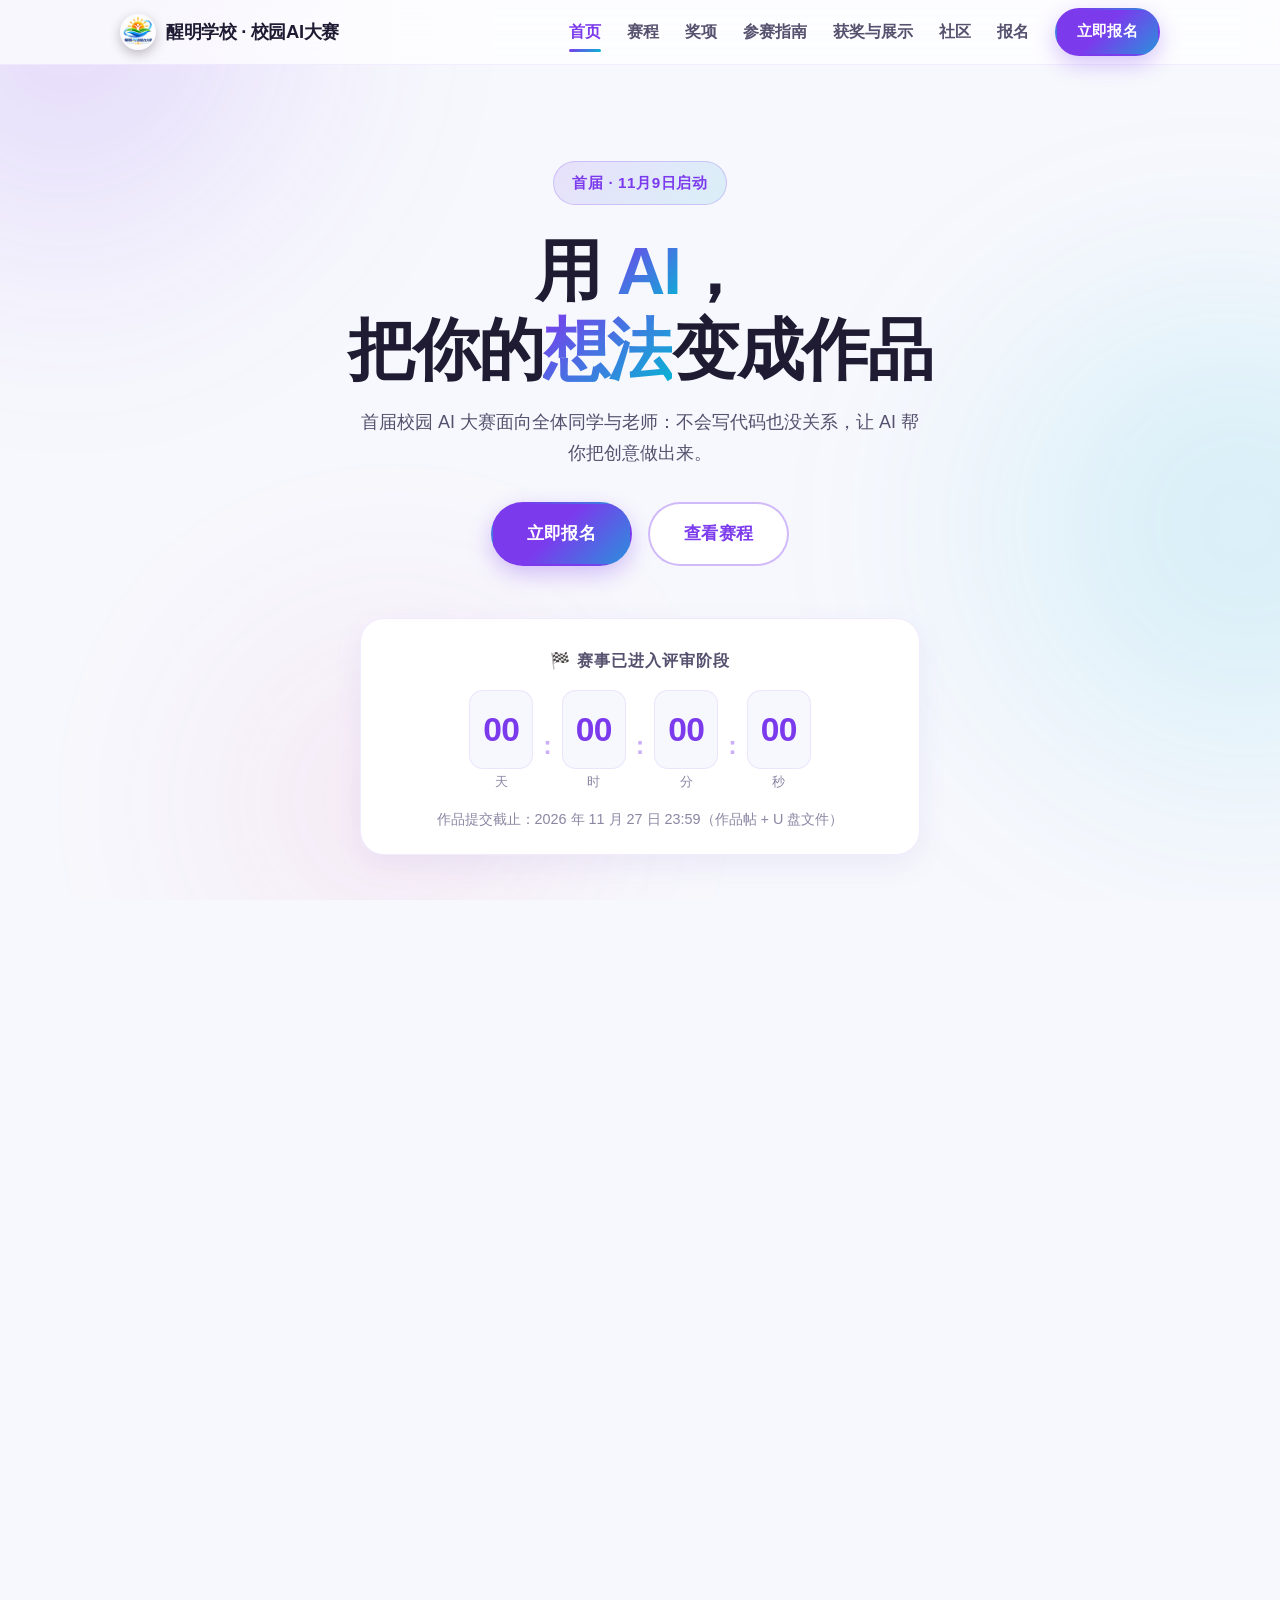
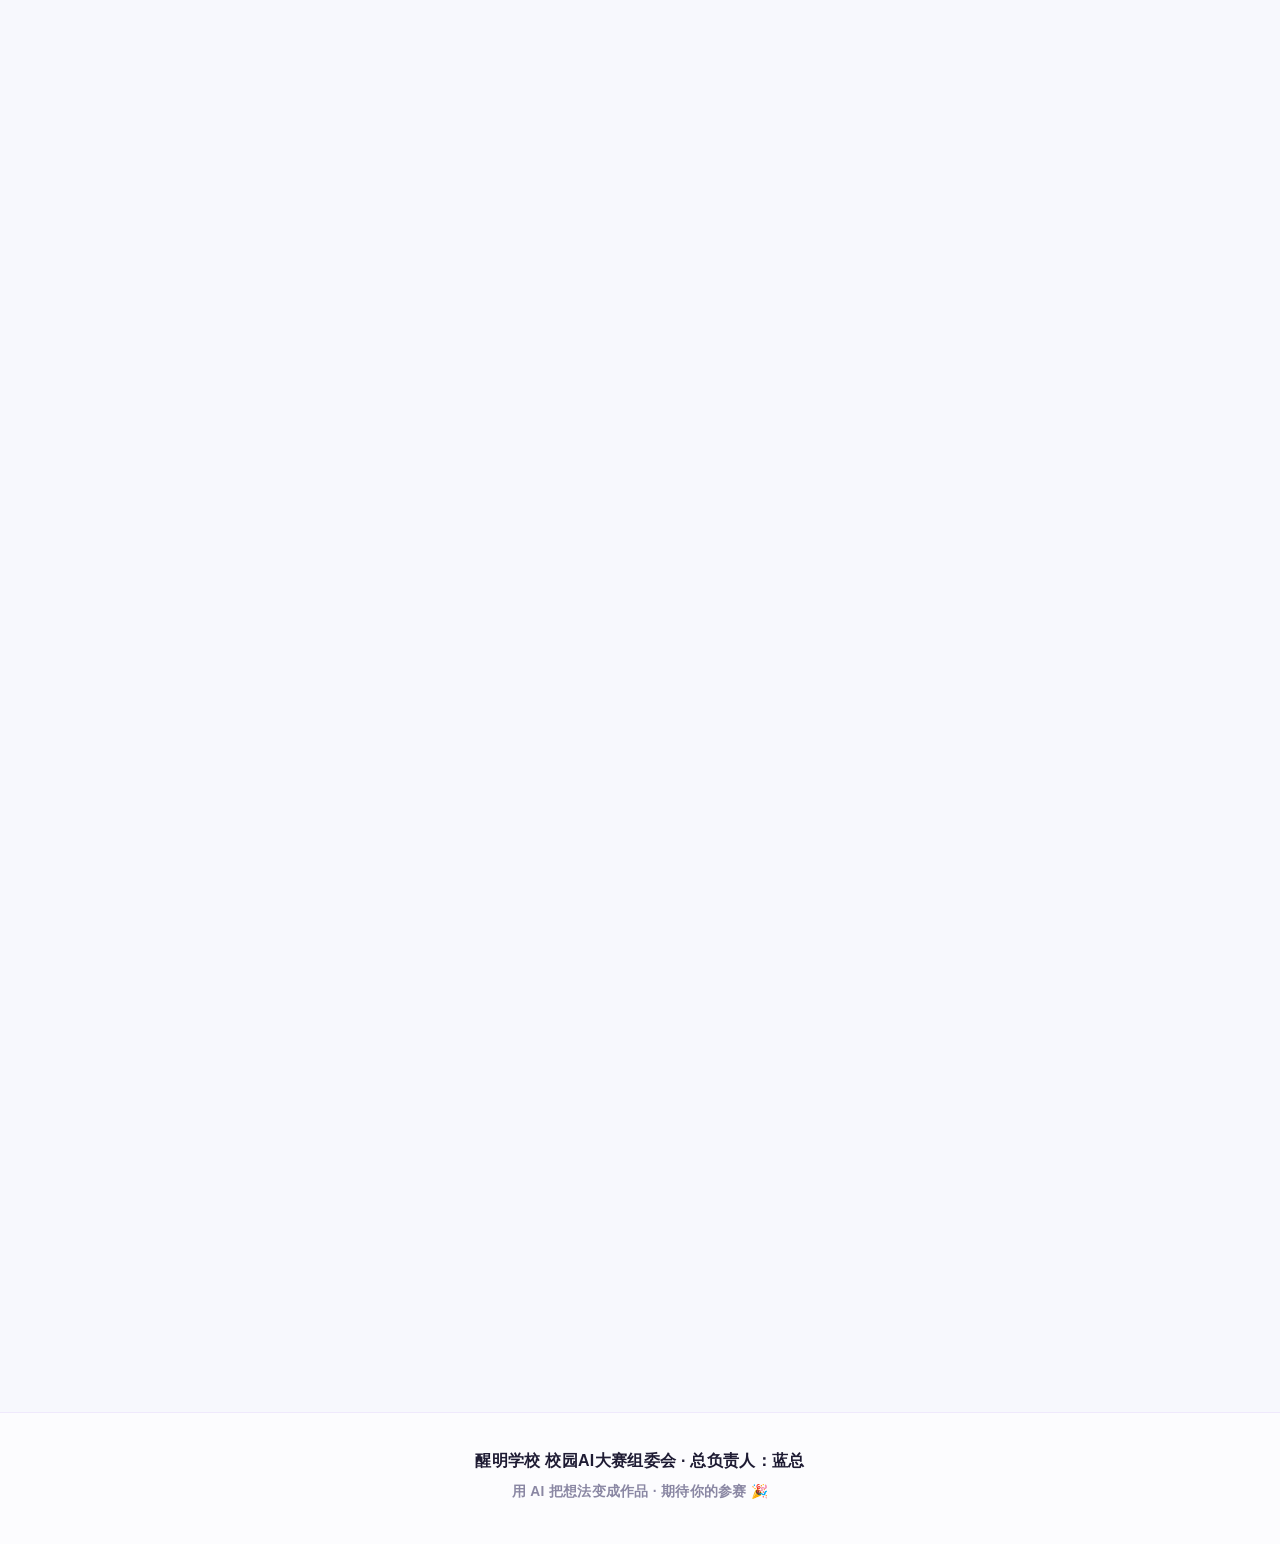
<file: index.html>
<!DOCTYPE html>
<html lang="zh-CN">
<head>
  <meta charset="UTF-8">
<meta http-equiv="Content-Security-Policy" content="default-src 'self'; script-src 'self' 'unsafe-inline'; style-src 'self' 'unsafe-inline'; img-src 'self' data:; connect-src 'self'; font-src 'self'; object-src 'none'; base-uri 'none'; form-action 'none'; upgrade-insecure-requests">
<meta name="referrer" content="strict-origin-when-cross-origin">
  <meta name="viewport" content="width=device-width, initial-scale=1.0">
  <meta name="description" content="校园AI大赛——面向初中生与老师的首届校园 AI 创作比赛，用 AI 把想法变成作品。">
  <title>校园AI大赛 · 首届 | 用 AI 把想法变成作品</title>
  <link rel="icon" type="image/png" href="favicon.png?v=2">
  <link rel="stylesheet" href="style.css?v=2">
</head>
<body>

  <!-- 背景装饰渐变 blob（纯 CSS，无外部资源） -->
  <div class="bg-blobs" aria-hidden="true">
    <span class="blob blob-1"></span>
    <span class="blob blob-2"></span>
    <span class="blob blob-3"></span>
  </div>

  <!-- ========== 毛玻璃 sticky 导航（全站共享） ========== -->
  <header class="navbar" id="navbar">
    <div class="container nav-inner">
      <a class="logo" href="index.html" aria-label="校园AI大赛 首页">
        <img class="logo-badge" src="logo-badge.png?v=2" alt="醒明AI创造力大赛标志" width="36" height="36">
        <span class="logo-text">醒明学校 · 校园AI大赛</span>
      </a>

      <nav class="nav-links" id="navLinks" aria-label="页面导航">
        <a href="index.html" class="active" aria-current="page">首页</a>
        <a href="schedule.html">赛程</a>
        <a href="awards.html">奖项</a>
        <a href="guide.html">参赛指南</a>
        <a href="results.html">获奖与展示</a>
        <a href="https://campus-ai-community.pages.dev/" target="_blank" rel="noopener">社区</a>
        <a href="register.html">报名</a>
        <a class="btn btn-gradient btn-nav" href="https://campus-ai-community.pages.dev/#/signup" target="_blank" rel="noopener">立即报名</a>
      </nav>

      <button class="nav-toggle" id="navToggle" aria-label="展开菜单" aria-expanded="false" aria-controls="navLinks">
        <span></span><span></span><span></span>
      </button>
    </div>
  </header>

  <main id="top">

    <!-- ========== Hero ========== -->
    <section class="hero" id="hero">
      <div class="container hero-inner">
        <p class="hero-tag reveal">首届 · 11月9日启动</p>
        <h1 class="hero-title reveal">
          用 <span class="grad-text">AI</span>，<br>
          把你的<span class="grad-text">想法</span>变成作品
        </h1>
        <p class="hero-sub reveal">首届校园 AI 大赛面向全体同学与老师：不会写代码也没关系，让 AI 帮你把创意做出来。</p>

        <div class="hero-actions reveal">
          <a class="btn btn-gradient btn-lg" href="https://campus-ai-community.pages.dev/#/signup" target="_blank" rel="noopener">立即报名</a>
          <a class="btn btn-outline btn-lg" href="schedule.html">查看赛程</a>
        </div>

        <!-- 倒计时卡片：距报名截止 -->
        <div class="countdown-card reveal" role="timer" aria-label="距报名截止倒计时">
          <p class="countdown-label">⏳ 距报名截止还有</p>
          <div class="countdown" id="countdown">
            <div class="cd-unit"><span class="cd-num" id="cdDays">--</span><span class="cd-name">天</span></div>
            <span class="cd-sep" aria-hidden="true">:</span>
            <div class="cd-unit"><span class="cd-num" id="cdHours">--</span><span class="cd-name">时</span></div>
            <span class="cd-sep" aria-hidden="true">:</span>
            <div class="cd-unit"><span class="cd-num" id="cdMins">--</span><span class="cd-name">分</span></div>
            <span class="cd-sep" aria-hidden="true">:</span>
            <div class="cd-unit"><span class="cd-num" id="cdSecs">--</span><span class="cd-name">秒</span></div>
          </div>
          <p class="countdown-deadline">报名截止：2026 年 11 月 13 日 23:59</p>
        </div>
      </div>
    </section>

    <!-- ========== 大赛初衷 ========== -->
    <section class="section" id="purpose">
      <div class="container">
        <div class="section-head reveal">
          <span class="section-badge">PURPOSE</span>
          <h2 class="section-title">我们为什么办这场大赛</h2>
          <p class="section-sub">三件小事，是我们发起校园AI大赛的初衷。</p>
        </div>

        <div class="grid-3">
          <article class="card purpose-card reveal">
            <div class="card-emoji" aria-hidden="true">🚀</div>
            <h3>学以致用</h3>
            <p>课堂上学到的知识，不该只留在课本里。用 AI 动手做一件真实可用的作品，把知识"用"一次。</p>
          </article>
          <article class="card purpose-card reveal">
            <div class="card-emoji" aria-hidden="true">🏫</div>
            <h3>服务校园</h3>
            <p>校园生活里那些可以更方便的小事——值日安排、失物招领、班级园地——都值得被一个创意作品解决。</p>
          </article>
          <article class="card purpose-card reveal">
            <div class="card-emoji" aria-hidden="true">🌟</div>
            <h3>展示舞台</h3>
            <p>给每一位有想法的同学一个正式的舞台：作品被看见、被点评、被使用，让创造力被整个校园认可。</p>
          </article>
        </div>
      </div>
    </section>

    <!-- ========== 赛道简介 ========== -->
    <section class="section" id="tracks">
      <div class="container">
        <div class="section-head reveal">
          <span class="section-badge">TRACKS</span>
          <h2 class="section-title">两条赛道，任选其一</h2>
          <p class="section-sub">报名时选择一条赛道深耕，作品方向不限，鼓励大胆想象。</p>
        </div>

        <div class="grid-2">
          <!-- 创意赛道：紫渐变描边 -->
          <article class="card track-card track-creative reveal">
            <div class="track-icon" aria-hidden="true">🎨</div>
            <h3>创意赛道</h3>
            <p class="track-desc">比想法、比表达。用 AI 做出让人眼前一亮的作品，形式不拘。</p>
            <ul class="track-list">
              <li>AI 生成绘本 / 漫画 / 短篇故事</li>
              <li>AI 音乐、配音或短视频</li>
              <li>互动网页小游戏 / 电子贺卡</li>
              <li>海报设计与数字艺术作品</li>
            </ul>
            <a class="track-link" href="awards.html">查看详情</a>
          </article>

          <!-- 实践赛道：青渐变描边 -->
          <article class="card track-card track-practice reveal">
            <div class="track-icon" aria-hidden="true">🛠️</div>
            <h3>实践赛道</h3>
            <p class="track-desc">比实用、比完成度。做一个能解决校园真实问题的小工具。</p>
            <ul class="track-list">
              <li>班级值日 / 课表 / 倒计时小助手</li>
              <li>失物招领、图书漂流登记页</li>
              <li>校园活动投票与报名小工具</li>
              <li>学科学习打卡与复习助手</li>
            </ul>
            <a class="track-link" href="awards.html">查看详情</a>
          </article>
        </div>

        <p class="tracks-note reveal">👥 每队 <strong>1-3 人</strong>，可跨班组队</p>
      </div>
    </section>

    <!-- ========== 底部 CTA 条 ========== -->
    <section class="section cta-section">
      <div class="container">
        <div class="cta-banner reveal">
          <h2>准备好上场了吗？</h2>
          <p>组好你的 1-3 人小队，报名截止 <strong>11 月 13 日 23:59</strong>。</p>
          <a class="btn btn-white btn-lg" href="register.html">立即报名</a>
        </div>
      </div>
    </section>

  </main>

  <!-- ========== 页脚（全站共享） ========== -->
  <footer class="footer">
    <div class="container">
      <p>醒明学校 校园AI大赛组委会 · 总负责人：蓝总</p>
      <p class="footer-small">用 AI 把想法变成作品 · 期待你的参赛 🎉</p>
    </div>
  </footer>

  <script src="main.js?v=2"></script>
</body>
</html>
</file>
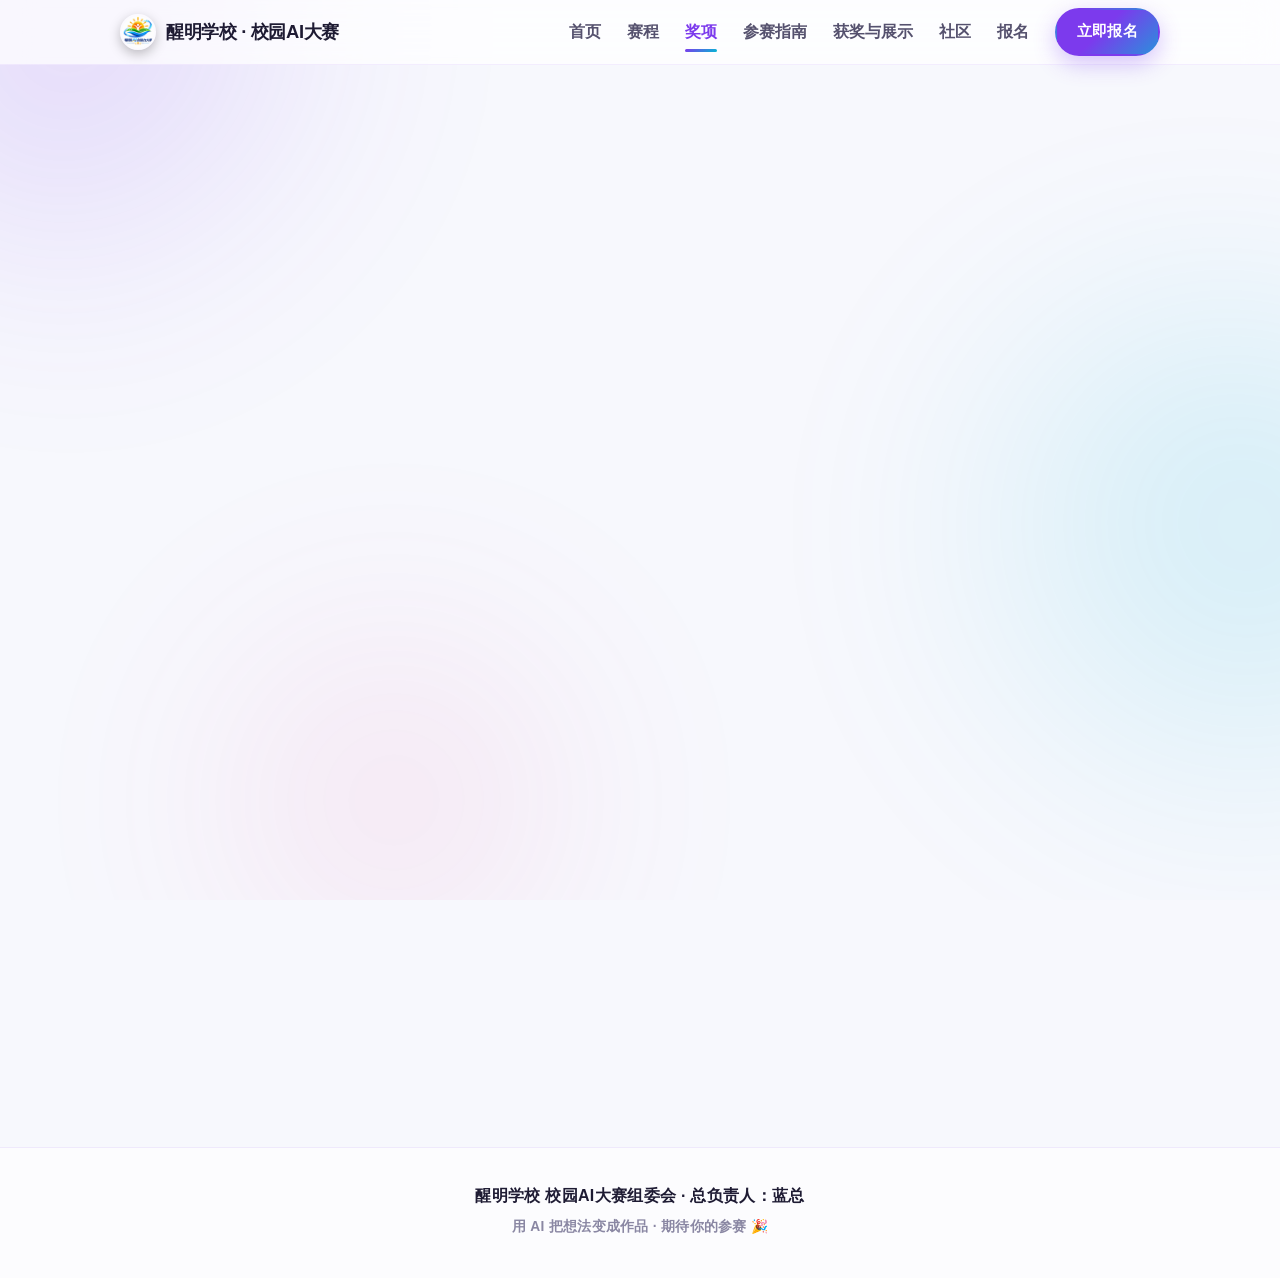
<file: awards.html>
<!DOCTYPE html>
<html lang="zh-CN">
<head>
  <meta charset="UTF-8">
<meta http-equiv="Content-Security-Policy" content="default-src 'self'; script-src 'self' 'unsafe-inline'; style-src 'self' 'unsafe-inline'; img-src 'self' data:; connect-src 'self'; font-src 'self'; object-src 'none'; base-uri 'none'; form-action 'none'; upgrade-insecure-requests">
<meta name="referrer" content="strict-origin-when-cross-origin">
  <meta name="viewport" content="width=device-width, initial-scale=1.0">
  <meta name="description" content="校园AI大赛奖项设置：两条赛道分设一二三等奖，另设最佳创意奖、最佳 AI 实践奖与最佳人气奖。">
  <title>奖项设置 | 校园AI大赛 · 首届</title>
  <link rel="icon" type="image/png" href="favicon.png?v=2">
  <link rel="stylesheet" href="style.css?v=2">
</head>
<body>

  <!-- 背景装饰渐变 blob（纯 CSS，无外部资源） -->
  <div class="bg-blobs" aria-hidden="true">
    <span class="blob blob-1"></span>
    <span class="blob blob-2"></span>
    <span class="blob blob-3"></span>
  </div>

  <!-- ========== 毛玻璃 sticky 导航（全站共享） ========== -->
  <header class="navbar" id="navbar">
    <div class="container nav-inner">
      <a class="logo" href="index.html" aria-label="校园AI大赛 首页">
        <img class="logo-badge" src="logo-badge.png?v=2" alt="醒明AI创造力大赛标志" width="36" height="36">
        <span class="logo-text">醒明学校 · 校园AI大赛</span>
      </a>

      <nav class="nav-links" id="navLinks" aria-label="页面导航">
        <a href="index.html">首页</a>
        <a href="schedule.html">赛程</a>
        <a href="awards.html" class="active" aria-current="page">奖项</a>
        <a href="guide.html">参赛指南</a>
        <a href="results.html">获奖与展示</a>
        <a href="https://campus-ai-community.pages.dev/" target="_blank" rel="noopener">社区</a>
        <a href="register.html">报名</a>
        <a class="btn btn-gradient btn-nav" href="https://campus-ai-community.pages.dev/#/signup" target="_blank" rel="noopener">立即报名</a>
      </nav>

      <button class="nav-toggle" id="navToggle" aria-label="展开菜单" aria-expanded="false" aria-controls="navLinks">
        <span></span><span></span><span></span>
      </button>
    </div>
  </header>

  <main id="top">

    <!-- ========== 奖项 ========== -->
    <section class="section">
      <div class="container">
        <div class="section-head reveal">
          <span class="section-badge">AWARDS</span>
          <h2 class="section-title">奖项设置</h2>
          <p class="section-sub">两条赛道分开设奖，每条赛道都有属于你的机会。</p>
        </div>

        <p class="awards-track-note reveal">🏆 以下奖项按赛道分别评选（<strong>创意赛道 / 实践赛道</strong> 各自独立）</p>

        <div class="grid-3">
          <article class="card award-card award-gold reveal">
            <div class="award-medal" aria-hidden="true">🥇</div>
            <h3>一等奖</h3>
            <p class="award-count">每赛道 1 队</p>
            <p class="award-desc">证书 + 奖品 · 按总分排名产生</p>
          </article>
          <article class="card award-card award-silver reveal">
            <div class="award-medal" aria-hidden="true">🥈</div>
            <h3>二等奖</h3>
            <p class="award-count">每赛道 1 队</p>
            <p class="award-desc">证书 + 奖品 · 按总分排名产生</p>
          </article>
          <article class="card award-card award-bronze reveal">
            <div class="award-medal" aria-hidden="true">🥉</div>
            <h3>三等奖</h3>
            <p class="award-count">每赛道 1 队</p>
            <p class="award-desc">证书 + 奖品 · 按总分排名产生</p>
          </article>
        </div>
        <p class="awards-track-note reveal">总分 = AI 评分 × 80% + 学生评委平均分 × 20%，评分细则见<a href="guide.html">参赛指南</a>；同分时以"作品完成度"维度高者优先。</p>

        <div class="grid-2 special-awards">
          <article class="card special-card reveal">
            <span class="special-emoji" aria-hidden="true">💡</span>
            <div>
              <h3>最佳创意奖</h3>
              <p>共 1 队 · 由两条赛道中<strong>"创意与主题契合"维度得分最高</strong>的作品获得，评分公开可查。</p>
            </div>
          </article>
          <article class="card special-card reveal">
            <span class="special-emoji" aria-hidden="true">🤖</span>
            <div>
              <h3>最佳 AI 实践奖</h3>
              <p><strong>设多位</strong> · 奖给最具备被学校采纳价值的作品——能真正落地使用的系统。由学校评估认定，获奖数量视作品质量而定；获奖团队保留署名，并优先获得落地试点支持。</p>
            </div>
          </article>
          <article class="card special-card reveal">
            <span class="special-emoji" aria-hidden="true">🔥</span>
            <div>
              <h3>最佳人气奖</h3>
              <p>共 1 队 · 以 <strong>12 月 2 日 23:59</strong> <a href="https://campus-ai-community.pages.dev/#/rank" target="_blank" rel="noopener">官方社区人气榜</a>排名为准（点赞 + 有效评论，按发帖时长衰减），评分细则见<a href="guide.html">参赛指南</a>，公布日现场揭晓。</p>
            </div>
          </article>
        </div>

        <div class="perk-bar reveal">
          <span class="perk-item">📜 全员完赛可获<strong>电子参与证书</strong></span>
          <span class="perk-divider" aria-hidden="true"></span>
          <span class="perk-item">🌱 实践赛道优胜作品经学校评估后有机会<strong>落地试点</strong>，保留"原设计团队"署名</span>
        </div>
      </div>
    </section>

  </main>

  <!-- ========== 页脚（全站共享） ========== -->
  <footer class="footer">
    <div class="container">
      <p>醒明学校 校园AI大赛组委会 · 总负责人：蓝总</p>
      <p class="footer-small">用 AI 把想法变成作品 · 期待你的参赛 🎉</p>
    </div>
  </footer>

  <script src="main.js?v=2"></script>
</body>
</html>
</file>
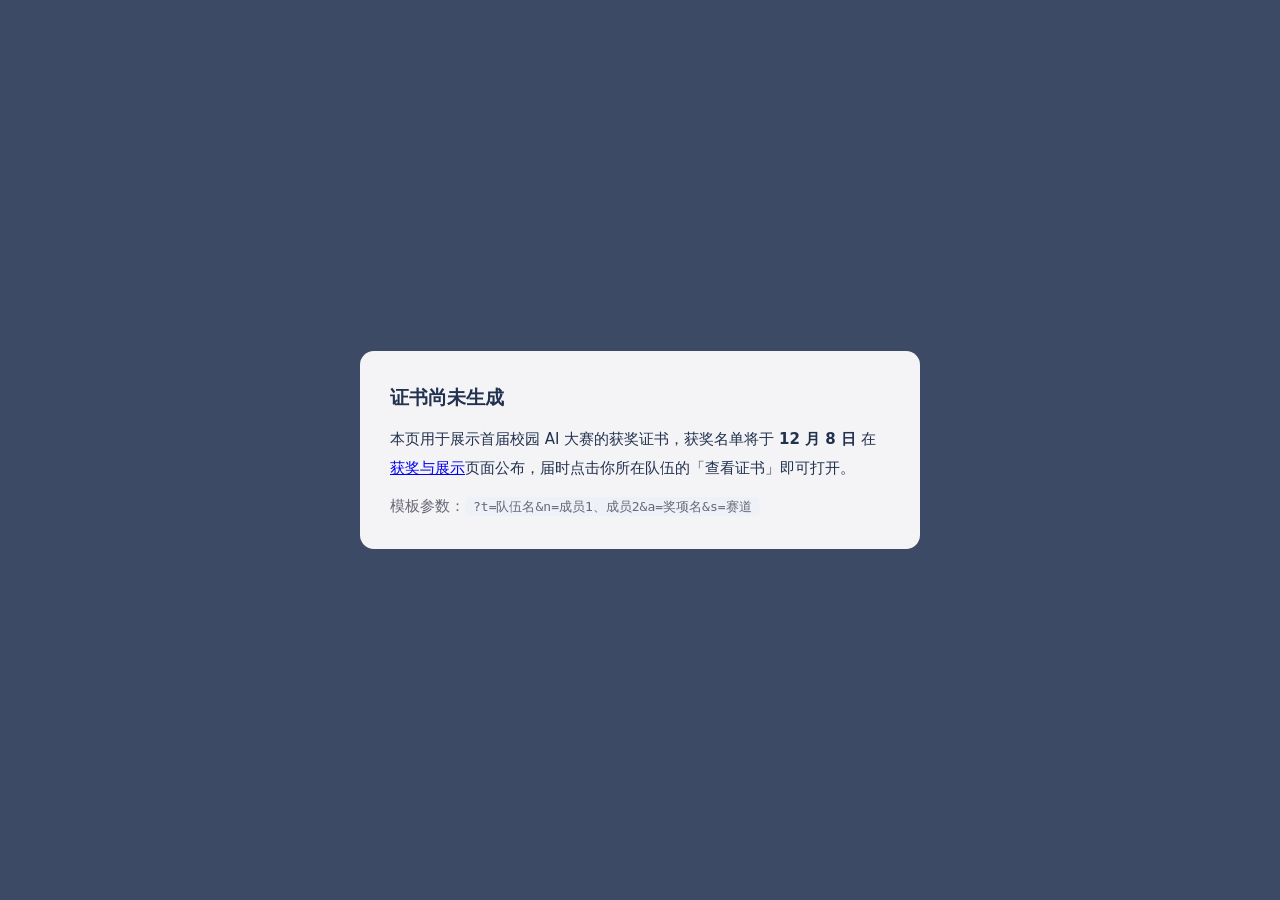
<file: certificate.html>
<!DOCTYPE html>
<html lang="zh-CN">
<head>
<meta charset="UTF-8">
<meta http-equiv="Content-Security-Policy" content="default-src 'self'; script-src 'self' 'unsafe-inline'; style-src 'self' 'unsafe-inline'; img-src 'self' data:; connect-src 'self'; font-src 'self'; object-src 'none'; base-uri 'none'; form-action 'none'; upgrade-insecure-requests">
<meta name="referrer" content="strict-origin-when-cross-origin">
<meta name="viewport" content="width=device-width, initial-scale=1.0">
<meta name="robots" content="noindex">
<title>获奖证书 · 首届校园 AI 大赛</title>
<style>
  :root{
    --ink:#1a2a52; --gold:#c9a45c; --gold-deep:#a8823a; --bg:#f4f1ea;
  }
  *{margin:0;padding:0;box-sizing:border-box}
  body{
    font-family:"Noto Serif SC","Songti SC","SimSun",serif;
    background:#3d4a66; min-height:100vh; display:flex; flex-direction:column;
    align-items:center; justify-content:center; padding:24px; gap:18px;
  }
  .cert{
    position:relative; width:min(880px,96vw); aspect-ratio:1.414/1;
    background:linear-gradient(160deg,#fdfcf8 0%,#f7f2e6 100%);
    border:3px solid var(--gold); outline:1px solid var(--gold-deep); outline-offset:-10px;
    box-shadow:0 24px 60px rgba(0,0,0,.35);
    display:flex; flex-direction:column; align-items:center; justify-content:center;
    padding:5% 7%; text-align:center; color:var(--ink);
  }
  .cert::before{
    content:""; position:absolute; inset:14px; border:1px solid rgba(201,164,92,.55); pointer-events:none;
  }
  .corner{position:absolute;width:56px;height:56px;border:2px solid var(--gold);}
  .corner.tl{top:20px;left:20px;border-right:none;border-bottom:none}
  .corner.tr{top:20px;right:20px;border-left:none;border-bottom:none}
  .corner.bl{bottom:20px;left:20px;border-right:none;border-top:none}
  .corner.br{bottom:20px;right:20px;border-left:none;border-top:none}
  .school{font-size:clamp(14px,2vw,20px); letter-spacing:.6em; text-indent:.6em; color:#6b6350}
  .title{font-size:clamp(26px,4.6vw,44px); letter-spacing:.28em; text-indent:.28em; margin:2.5% 0 1%; font-weight:700}
  .subtitle{font-size:clamp(11px,1.4vw,15px); color:#8a8471; letter-spacing:.2em}
  .award{
    margin:4% 0 2%; font-size:clamp(22px,3.6vw,36px); font-weight:700; color:var(--gold-deep);
    letter-spacing:.12em;
  }
  .award .medal{font-size:1.05em}
  .team{font-size:clamp(16px,2.2vw,22px); margin:1.5% 0; letter-spacing:.1em}
  .team b{font-size:1.25em; border-bottom:1px solid rgba(26,42,82,.35); padding:0 .35em .1em}
  .members{font-size:clamp(12px,1.6vw,16px); color:#43507a; margin-top:.6%}
  .track{font-size:clamp(11px,1.4vw,14px); color:#8a8471; margin-top:1%}
  .desc{font-size:clamp(11px,1.5vw,14px); color:#6b6350; line-height:2; margin-top:3%; max-width:80%}
  .foot{
    width:76%; display:flex; justify-content:space-between; align-items:flex-end;
    margin-top:4.5%; font-size:clamp(11px,1.4vw,14px); color:#43507a;
  }
  .seal{
    width:clamp(64px,9vw,92px); aspect-ratio:1; border:2.5px solid #b8452e; border-radius:50%;
    display:flex; flex-direction:column; align-items:center; justify-content:center;
    color:#b8452e; font-size:clamp(9px,1.1vw,12px); letter-spacing:.15em; line-height:1.5;
    transform:rotate(-8deg); opacity:.85; font-family:sans-serif;
  }
  .seal b{font-size:1.5em; letter-spacing:0}
  .no-wrap{white-space:nowrap}
  .bar{
    display:flex; gap:10px; flex-wrap:wrap; justify-content:center;
  }
  .bar button,.bar a{
    font-family:system-ui,sans-serif; font-size:14px; padding:10px 22px; border-radius:999px;
    border:1px solid rgba(255,255,255,.35); background:rgba(255,255,255,.12); color:#fff;
    cursor:pointer; text-decoration:none; backdrop-filter:blur(6px);
  }
  .bar button:hover,.bar a:hover{background:rgba(255,255,255,.24)}
  .missing{
    width:min(560px,92vw); background:rgba(255,255,255,.94); border-radius:14px;
    padding:28px 30px; font-family:system-ui,sans-serif; color:#22314f; font-size:15px; line-height:1.9;
  }
  .missing h1{font-size:19px; margin-bottom:10px}
  .missing code{background:#eef1f7; padding:2px 8px; border-radius:6px; font-size:13px}
  @media print{
    body{background:#fff; padding:0}
    .bar,.missing{display:none}
    .cert{width:100%; aspect-ratio:auto; min-height:96vh; box-shadow:none; page-break-after:avoid}
  }
  @page{size:A4 landscape; margin:0}
</style>
</head>
<body>
  <div id="app"></div>
  <div class="bar" id="bar">
    <button onclick="window.print()">打印 / 保存 PDF</button>
    <a href="results.html">返回获奖公示</a>
  </div>

<script>
(function(){
  const q = new URLSearchParams(location.search);
  const t   = q.get('t');   // 队伍名
  const n   = q.get('n');   // 成员名单（顿号分隔）
  const a   = q.get('a');   // 奖项名
  const s   = q.get('s');   // 赛道
  const d   = q.get('d') || '2026 年 12 月 8 日';
  const app = document.getElementById('app');

  function esc(x){ const d=document.createElement('div'); d.textContent=x==null?'':String(x); return d.innerHTML; }

  if(!t || !a){
    document.getElementById('bar').style.display='none';
    app.outerHTML = '<div class="missing"><h1>证书尚未生成</h1>'
      + '<p>本页用于展示首届校园 AI 大赛的获奖证书，获奖名单将于 <b>12 月 8 日</b> 在'
      + '<a href="results.html">获奖与展示</a>页面公布，届时点击你所在队伍的「查看证书」即可打开。</p>'
      + '<p style="margin-top:10px;color:#667">模板参数：<code>?t=队伍名&amp;n=成员1、成员2&amp;a=奖项名&amp;s=赛道</code></p></div>';
    return;
  }
  const medal = /一等奖|第一名/.test(a) ? '🥇' : /二等奖|第二名/.test(a) ? '🥈' : /三等奖|第三名/.test(a) ? '🥉' : '🏅';
  app.outerHTML =
    '<div class="cert">'
    + '<span class="corner tl"></span><span class="corner tr"></span><span class="corner bl"></span><span class="corner br"></span>'
    + '<div class="school">醒明学校</div>'
    + '<div class="title">获 奖 证 书</div>'
    + '<div class="subtitle">CERTIFICATE OF ACHIEVEMENT · 首届校园 AI 大赛</div>'
    + '<div class="award"><span class="medal">' + medal + '</span> ' + esc(a) + '</div>'
    + '<div class="team">获奖队伍 <b class="no-wrap">' + esc(t) + '</b></div>'
    + (n ? '<div class="members">队 ' + '成员：' + esc(n) + '</div>' : '')
    + (s ? '<div class="track">参赛赛道：' + esc(s) + '</div>' : '')
    + '<div class="desc">该队伍在首届校园 AI 大赛中，运用 AI 编程工具独立完成参赛作品，<br>经组委会评审，成绩优异，特发此证，以资鼓励。</div>'
    + '<div class="foot">'
    +   '<div>首届校园 AI 大赛组委会</div>'
    +   '<div><div class="seal"><b>醒明学校</b>校园 AI 大赛组委会</div></div>'
    +   '<div>' + esc(d) + '</div>'
    + '</div>'
    + '</div>';
})();
</script>
</body>
</html>
</file>
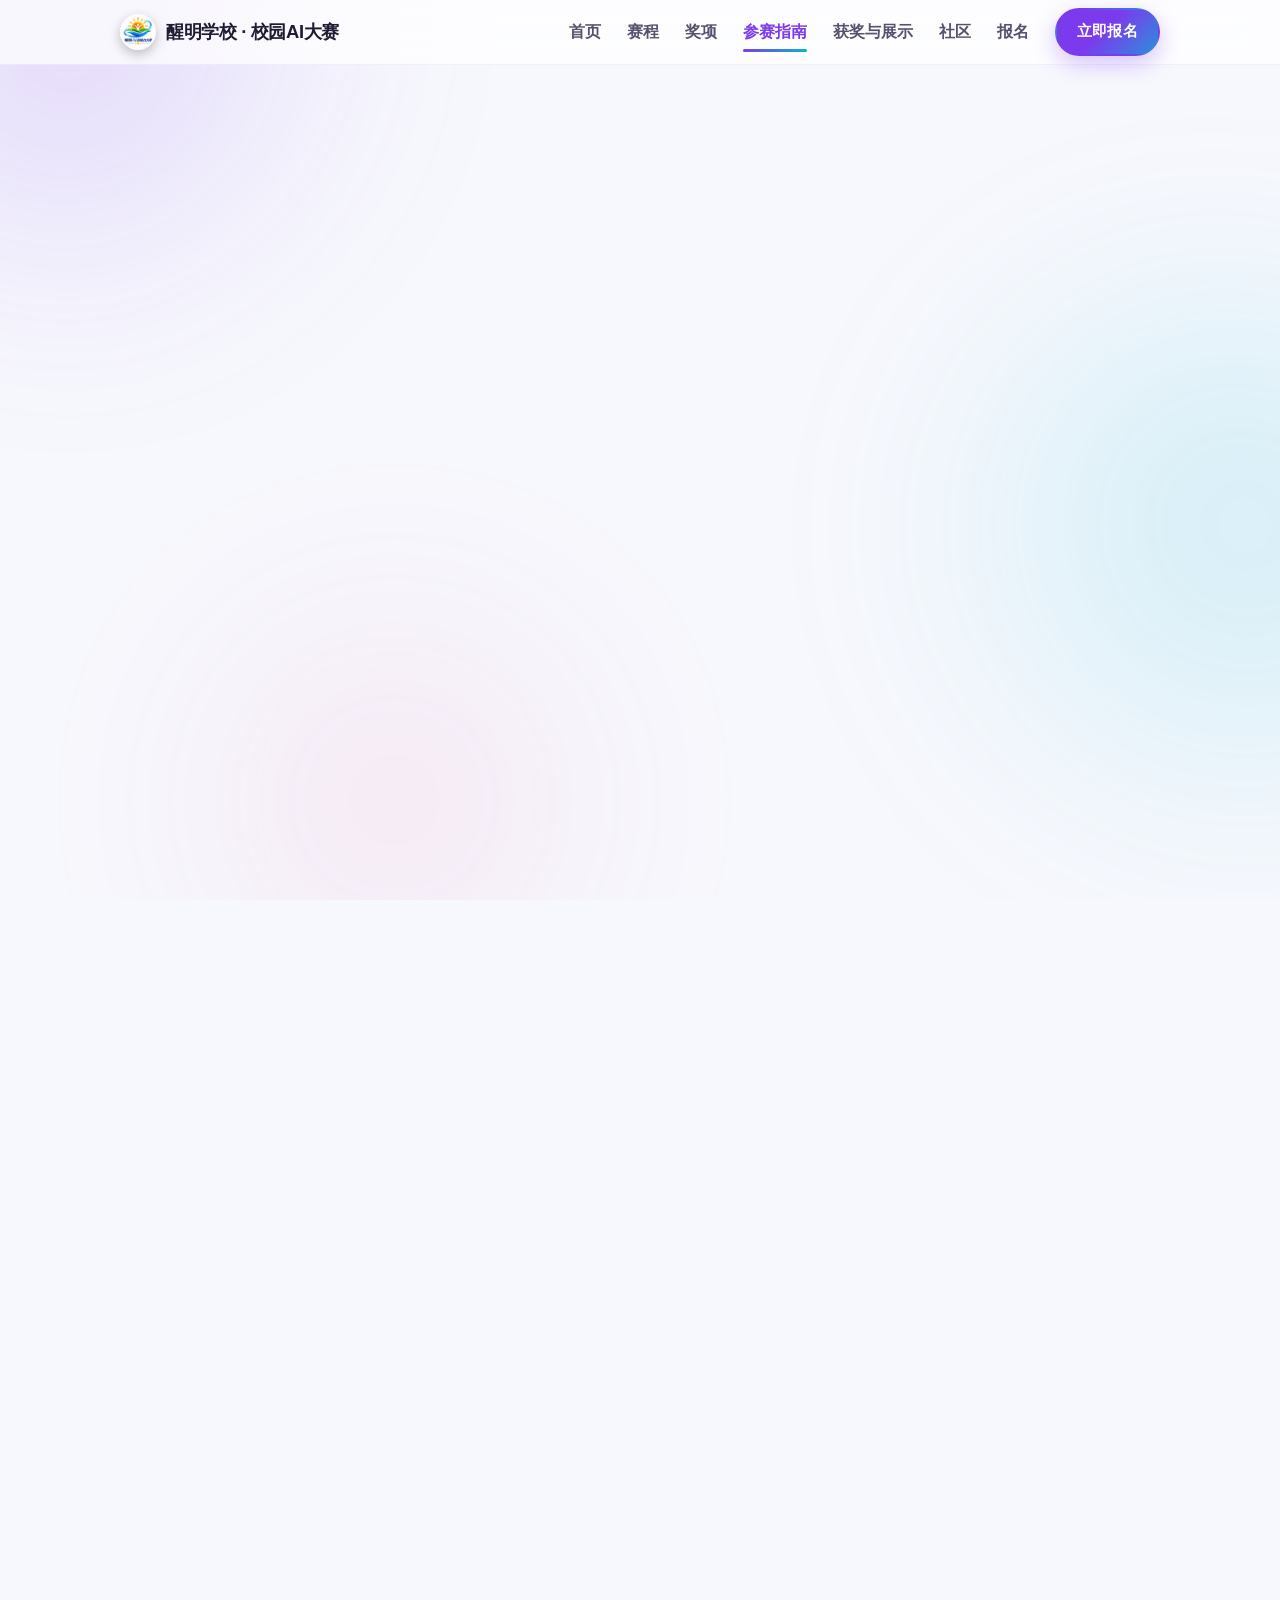
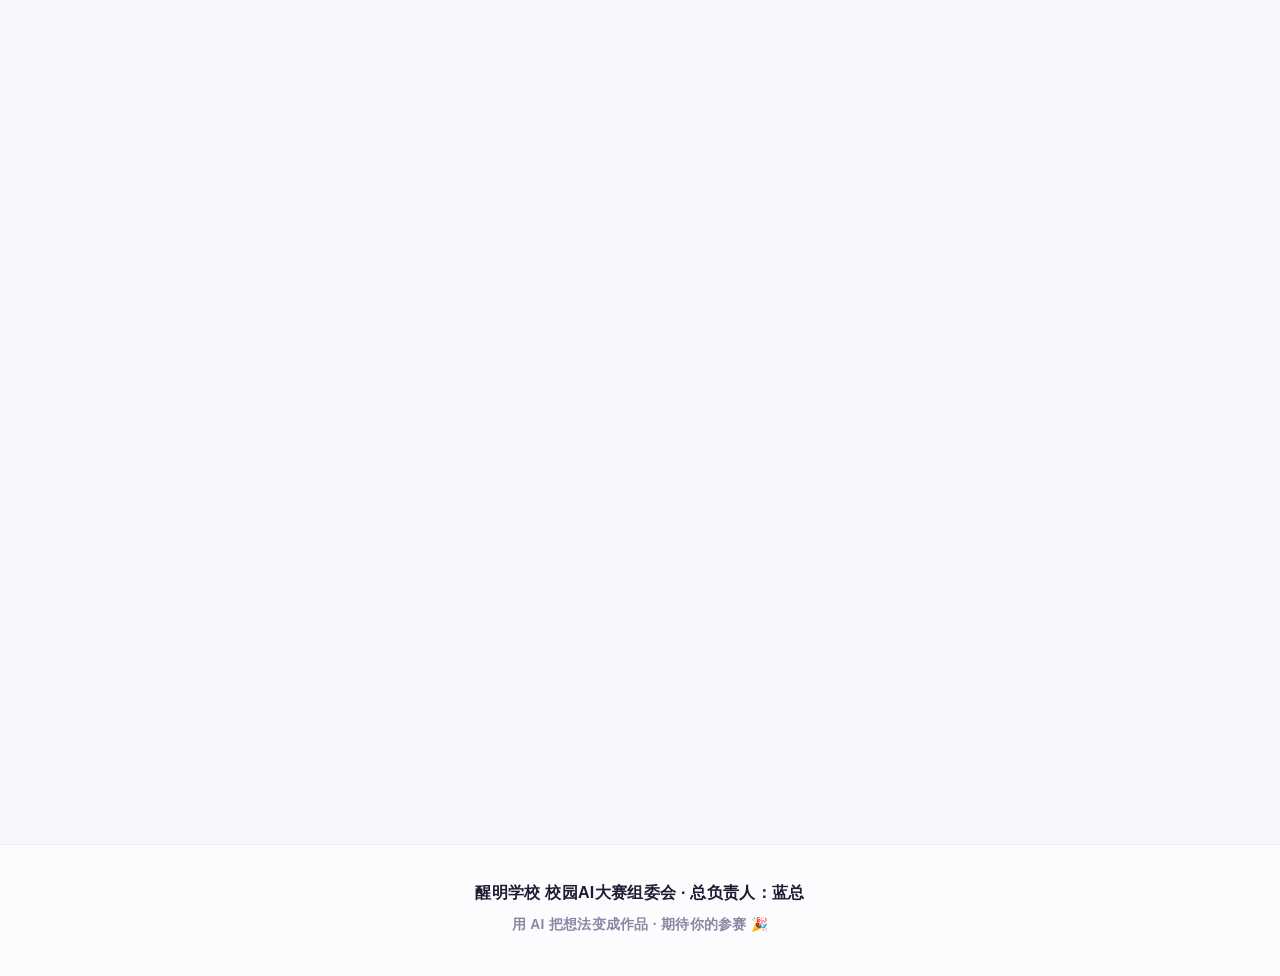
<file: guide.html>
<!DOCTYPE html>
<html lang="zh-CN">
<head>
  <meta charset="UTF-8">
<meta http-equiv="Content-Security-Policy" content="default-src 'self'; script-src 'self' 'unsafe-inline'; style-src 'self' 'unsafe-inline'; img-src 'self' data:; connect-src 'self'; font-src 'self'; object-src 'none'; base-uri 'none'; form-action 'none'; upgrade-insecure-requests">
<meta name="referrer" content="strict-origin-when-cross-origin">
  <meta name="viewport" content="width=device-width, initial-scale=1.0">
  <meta name="description" content="校园AI大赛参赛指南：评委阵容、AI 开发要求与常见问题解答。">
  <title>参赛指南 | 校园AI大赛 · 首届</title>
  <link rel="icon" type="image/png" href="favicon.png?v=2">
  <link rel="stylesheet" href="style.css?v=2">
</head>
<body>

  <!-- 背景装饰渐变 blob（纯 CSS，无外部资源） -->
  <div class="bg-blobs" aria-hidden="true">
    <span class="blob blob-1"></span>
    <span class="blob blob-2"></span>
    <span class="blob blob-3"></span>
  </div>

  <!-- ========== 毛玻璃 sticky 导航（全站共享） ========== -->
  <header class="navbar" id="navbar">
    <div class="container nav-inner">
      <a class="logo" href="index.html" aria-label="校园AI大赛 首页">
        <img class="logo-badge" src="logo-badge.png?v=2" alt="醒明AI创造力大赛标志" width="36" height="36">
        <span class="logo-text">醒明学校 · 校园AI大赛</span>
      </a>

      <nav class="nav-links" id="navLinks" aria-label="页面导航">
        <a href="index.html">首页</a>
        <a href="schedule.html">赛程</a>
        <a href="awards.html">奖项</a>
        <a href="guide.html" class="active" aria-current="page">参赛指南</a>
        <a href="results.html">获奖与展示</a>
        <a href="https://campus-ai-community.pages.dev/" target="_blank" rel="noopener">社区</a>
        <a href="register.html">报名</a>
        <a class="btn btn-gradient btn-nav" href="https://campus-ai-community.pages.dev/#/signup" target="_blank" rel="noopener">立即报名</a>
      </nav>

      <button class="nav-toggle" id="navToggle" aria-label="展开菜单" aria-expanded="false" aria-controls="navLinks">
        <span></span><span></span><span></span>
      </button>
    </div>
  </header>

  <main id="top">

    <!-- ========== 评委与规则 ========== -->
    <section class="section">
      <div class="container">
        <div class="section-head reveal">
          <span class="section-badge">GUIDE</span>
          <h2 class="section-title">参赛指南</h2>
          <p class="section-sub">评委阵容、开发要求，一页看懂怎么参赛。</p>
        </div>

        <div class="grid-3 judges-grid">
          <article class="card judge-card reveal">
            <div class="judge-avatar" aria-hidden="true">👨‍🏫</div>
            <h3>兰老师</h3>
            <p class="judge-role">特邀嘉宾 · 争议仲裁</p>
            <p>不参与日常打分；赛后为获奖作品撰写书面点评，评审争议与申诉由其最终仲裁。</p>
          </article>
          <article class="card judge-card reveal">
            <div class="judge-avatar" aria-hidden="true">🧑‍🎓</div>
            <h3>学生官方评审团</h3>
            <p class="judge-role">评审主体</p>
            <p>负责作品评审与打分，与 AI 评审共同构成双轨评审，并负责赛务答疑。</p>
          </article>
          <article class="card judge-card reveal">
            <div class="judge-avatar" aria-hidden="true">🤖</div>
            <h3>AI 评委</h3>
            <p class="judge-role">评审核心 · 占 80%</p>
            <p>按官网公示的固定提示词对全部作品打分，评分理由全程留档，可以申诉。</p>
          </article>
        </div>

        <!-- AI 开发要求卡 -->
        <article class="card rule-card reveal">
          <div class="rule-head">
            <span class="rule-icon" aria-hidden="true">📋</span>
            <h3>AI 开发要求</h3>
          </div>
          <ul class="rule-list">
            <li>作品须<strong>全程使用 AI 编程工具</strong>开发（如 TRAE、WorkBuddy、ChatGPT 等）。</li>
            <li>请在作品帖中介绍你使用了哪些 AI 工具、怎么使用的。</li>
            <li><strong>禁止</strong>提交他人成品或他人代做的作品，一经发现取消参赛资格。</li>
            <li><strong>禁止</strong>"一句话需求"全自动代跑：请亲身参与构思与迭代，让 AI 帮你实现你的创意。</li>
          </ul>
        </article>

        <!-- 评分标准卡 -->
        <article class="card rule-card reveal">
          <div class="rule-head">
            <span class="rule-icon" aria-hidden="true">⚖️</span>
            <h3>评分标准（两条赛道权重不同）</h3>
          </div>
          <ul class="rule-list">
            <li>五个评分维度共用，但<strong>两条赛道的权重不同</strong>——创意赛道偏重想象力，实践赛道偏重可用性：</li>
            <li><strong>创意赛道</strong>：创意与主题契合 40% · 作品完成度 20% · 作品美观度 15% · 大众认可度 10% · 展示与表达 15%。</li>
            <li><strong>实践赛道</strong>：创意与主题契合 20% · 作品完成度 40% · 作品美观度 15% · 大众认可度 10% · 展示与表达 15%。</li>
            <li><strong>创意与主题契合</strong>：点子是否新鲜，是否回应真实需求。</li>
            <li><strong>作品完成度</strong>：能否运行、功能是否完整、体验是否顺畅。</li>
            <li><strong>作品美观度</strong>：界面与排版是否清爽好看、视觉细节是否用心（不要求专业设计水平）。</li>
            <li><strong>大众认可度</strong>：按社区人气值在本赛道作品中的排名折算（第 1 名 100 分，线性递减，最低 60 分），12.2 截榜时结算。</li>
            <li><strong>展示与表达</strong>：作品帖与提交材料是否把创意讲清楚。</li>
            <li><strong>总分 = AI 评分 × 80% + 学生评委平均分 × 20%</strong>；AI 与学生评委均按上述五维度独立打分（大众认可度由人气数据客观折算，二者填同一分数）。</li>
            <li><strong>AI 评审规则公开</strong>：评分维度与提示词固定并公示，每次打分输出分数与理由并留档备查；送评材料为结构化提交内容（作品说明、功能清单、截图），不以作品帖原文直接送评。</li>
            <li><strong>AI 评分工具统一</strong>：由组委会从 <strong>ChatGPT、WorkBuddy、TRAE</strong> 中指定一个执行评分，评审开始前公示；全体作品使用同一工具与同一提示词，保证横向可比。</li>
            <li><strong>学生评委复核制</strong>：学生评委复核各赛道 <strong>AI 排名前五名</strong>的候选作品（占 20% 权重）；复核会上评委可<strong>各提名 1 件前五之外的作品</strong>一并复核，防止系统性误判；其余作品直接采用 AI 分。</li>
            <li><strong>作品帖中不得包含针对评审的指令性文字</strong>（如要求打高分、诱导评审倾向的表述），一经发现视同违规。</li>
            <li>兰老师不参与日常打分，担任<strong>特邀点评嘉宾与争议仲裁人</strong>。</li>
            <li><strong>两条赛道分别排名</strong>，互不占用名额；每赛道设<strong>一、二、三等奖各 1 队</strong>，另设最佳创意奖、最佳 AI 实践奖、最佳人气奖（详见<a href="awards.html">奖项页</a>）。</li>
          </ul>
        </article>

        <!-- 赛道选择卡 -->
        <article class="card rule-card reveal">
          <div class="rule-head">
            <span class="rule-icon" aria-hidden="true">🛤️</span>
            <h3>两条赛道怎么选（按完成形态划界）</h3>
          </div>
          <ul class="rule-list">
            <li><strong>创意赛道</strong>：交"方案原型 / 概念演示"——重在点子与想象力，跑通核心演示即可。</li>
            <li><strong>实践赛道</strong>：交"能日常使用的成品工具"——重在真实可用，有同学真的用起来更佳。</li>
            <li>报名时先选赛道；边界模糊的作品由<strong>组委会在 11.20 前裁定归区</strong>并通知队伍，队伍可申请改报。</li>
          </ul>
        </article>

        <!-- 人气值规则卡 -->
        <article class="card rule-card reveal">
          <div class="rule-head">
            <span class="rule-icon" aria-hidden="true">🔥</span>
            <h3>人气值规则（最佳人气奖依据）</h3>
          </div>
          <ul class="rule-list">
            <li>社区人气榜排名分 = <strong>热度 ÷ 发帖时长衰减</strong>，其中热度 = 点赞数 × 1 + 有效评论数 × 2。</li>
            <li>有效评论按<strong>队伍去重</strong>：同一队伍在同一作品帖下灌多条评论，只计 1 条。</li>
            <li>每个账号<strong>每天最多赞 20 个帖子</strong>；每帖每号限赞 1 次，取消后可重赞。</li>
            <li><strong>有效评论</strong>指与作品内容相关的实质评论（不少于 15 字或含具体建议）；纯表情、复制粘贴和无意义灌水，由评审团认定后不计。</li>
            <li>排名按"当前势头"计算，<strong>晚发布的作品不吃亏</strong>。</li>
            <li><strong>求助帖不进人气榜</strong>：社区「交流问答」区可发<strong>求助帖</strong>，楼主可采纳一条评论为<strong>最佳答案</strong>（该回答者 +5 求助积分），问题解决结帖再 +2；求助帖（含积分加成）不参与人气榜与最佳人气奖评选，防止灌求助帖刷人气。</li>
            <li><strong>12 月 2 日 23:59 截榜</strong>，届时榜单第一名获<strong>最佳人气奖</strong>；一经发现刷票，取消该奖资格。</li>
          </ul>
        </article>

        <!-- 作品提交方式卡 -->
        <article class="card rule-card reveal">
          <div class="rule-head">
            <span class="rule-icon" aria-hidden="true">📦</span>
            <h3>作品提交方式（两个动作缺一不可）</h3>
          </div>
          <ul class="rule-list">
            <li><strong>动作一 · 发布作品帖</strong>：12 月 2 日 23:59 前，在官方社区发布作品帖，内容包含：作品名、一句话简介、功能说明、3-9 张截图（实践赛道另附使用方式说明）。</li>
            <li><strong>动作二 · 上交作品文件</strong>：12 月 2 日当天，组委会成员到<strong>各个班级使用 U 盘现场收集</strong>可运行的完整作品（可运行文件 + 工程文件 + 一页说明，装在队伍自备的 U 盘或接收后拷贝均可）。</li>
            <li>两个动作<strong>缺一不可</strong>：只有帖子没有可运行文件，或只有文件没发帖，都不算完成提交。</li>
            <li>材料缺项的队伍有 <strong>48 小时宽限</strong>（至 11 月 29 日 23:59）补齐，逾期按弃赛处理。</li>
            <li><strong>12 月 2 日 23:59 后作品锁定</strong>：社区作品帖不可再更新内容，U 盘文件以当天收集到的为准。</li>
          </ul>
        </article>

        <!-- 参赛纪律与申诉卡 -->
        <article class="card rule-card reveal">
          <div class="rule-head">
            <span class="rule-icon" aria-hidden="true">🧾</span>
            <h3>参赛纪律与申诉</h3>
          </div>
          <ul class="rule-list">
            <li><strong>评委回避</strong>：担任学生评委的同学不得评审本队作品；评委与被评作品存在直接利害关系的，该作品评分表作废并由其他评委重评。</li>
            <li><strong>赛道规模预案</strong>：某赛道作品不足 5 件时，组委会有权将两赛道合并评审或按比例调整该赛道奖项名额，并在 11.20 赛道裁定日一并公示。</li>
            <li><strong>一人限报一队</strong>；发现重复报名，以报名最早的队伍为准。</li>
            <li>中期检查不计分、不交不扣分；但 <strong>12.2 未提交作品视为弃赛（大赛已延期 5 天，原 11.27）</strong>。</li>
            <li>违规认定（代做、刷票、内容越线）由组委会合议；处罚分两档——<strong>取消单项奖</strong> 与 <strong>取消参赛资格</strong>。</li>
            <li>对评审结果或处罚有异议：<strong>12.08–12.11</strong> 三天内通过官方社区私信或钉钉群联系组委会申诉，<strong>48 小时内答复</strong>；逾期不再受理。</li>
          </ul>
        </article>
      </div>
    </section>

    <!-- ========== FAQ ========== -->
    <section class="section" id="faq">
      <div class="container container-narrow">
        <div class="section-head reveal">
          <span class="section-badge">FAQ</span>
          <h2 class="section-title">常见问题</h2>
          <p class="section-sub">报名前最常被问到的四件事。</p>
        </div>

        <div class="faq-list" id="faqList">
          <details class="faq-item reveal">
            <summary>
              <span class="faq-q">不会代码，能参加吗？</span>
              <span class="faq-arrow" aria-hidden="true">▾</span>
            </summary>
            <div class="faq-a"><p>能！本次大赛就是为"零基础"准备的。AI 编程工具会帮你把想法变成能运行的作品——你要做的是把创意讲清楚，剩下的交给 AI。</p></div>
          </details>
          <details class="faq-item reveal">
            <summary>
              <span class="faq-q">可以用哪些 AI 工具？</span>
              <span class="faq-arrow" aria-hidden="true">▾</span>
            </summary>
            <div class="faq-a"><p>TRAE、WorkBuddy、ChatGPT 等都可以。报名问卷中会登记你使用的 AI 工具，这既是赛务统计信息，也是评审的背景参考。</p></div>
          </details>
          <details class="faq-item reveal">
            <summary>
              <span class="faq-q">作品怎么提交？</span>
              <span class="faq-arrow" aria-hidden="true">▾</span>
            </summary>
            <div class="faq-a"><p>两个动作缺一不可：① <strong>12 月 2 日 23:59 前</strong>在官方社区发布作品帖（作品名、一句话简介、功能说明、3-9 张截图）；② <strong>12 月 2 日当天</strong>组委会进班用 U 盘收集可运行作品。详细要求见上方"作品提交方式"。</p></div>
          </details>
          <details class="faq-item reveal">
            <summary>
              <span class="faq-q">中期检查是什么？</span>
              <span class="faq-arrow" aria-hidden="true">▾</span>
            </summary>
            <div class="faq-a"><p>11.19 前在<strong>官方社区「交流问答」板块</strong>发一帖：贴 1-3 张最小版本截图 + 三行文字说明（现在能跑什么 / 下一步做什么 / 卡在哪），标题写「中期检查-队伍名」。<strong>不计分</strong>，只是帮大家确认进度、及时发现卡点；组委会会逐队回复。</p></div>
          </details>
        </div>
      </div>
    </section>

  </main>

  <!-- ========== 页脚（全站共享） ========== -->
  <footer class="footer">
    <div class="container">
      <p>醒明学校 校园AI大赛组委会 · 总负责人：蓝总</p>
      <p class="footer-small">用 AI 把想法变成作品 · 期待你的参赛 🎉</p>
    </div>
  </footer>

  <script src="main.js?v=2"></script>
</body>
</html>
</file>
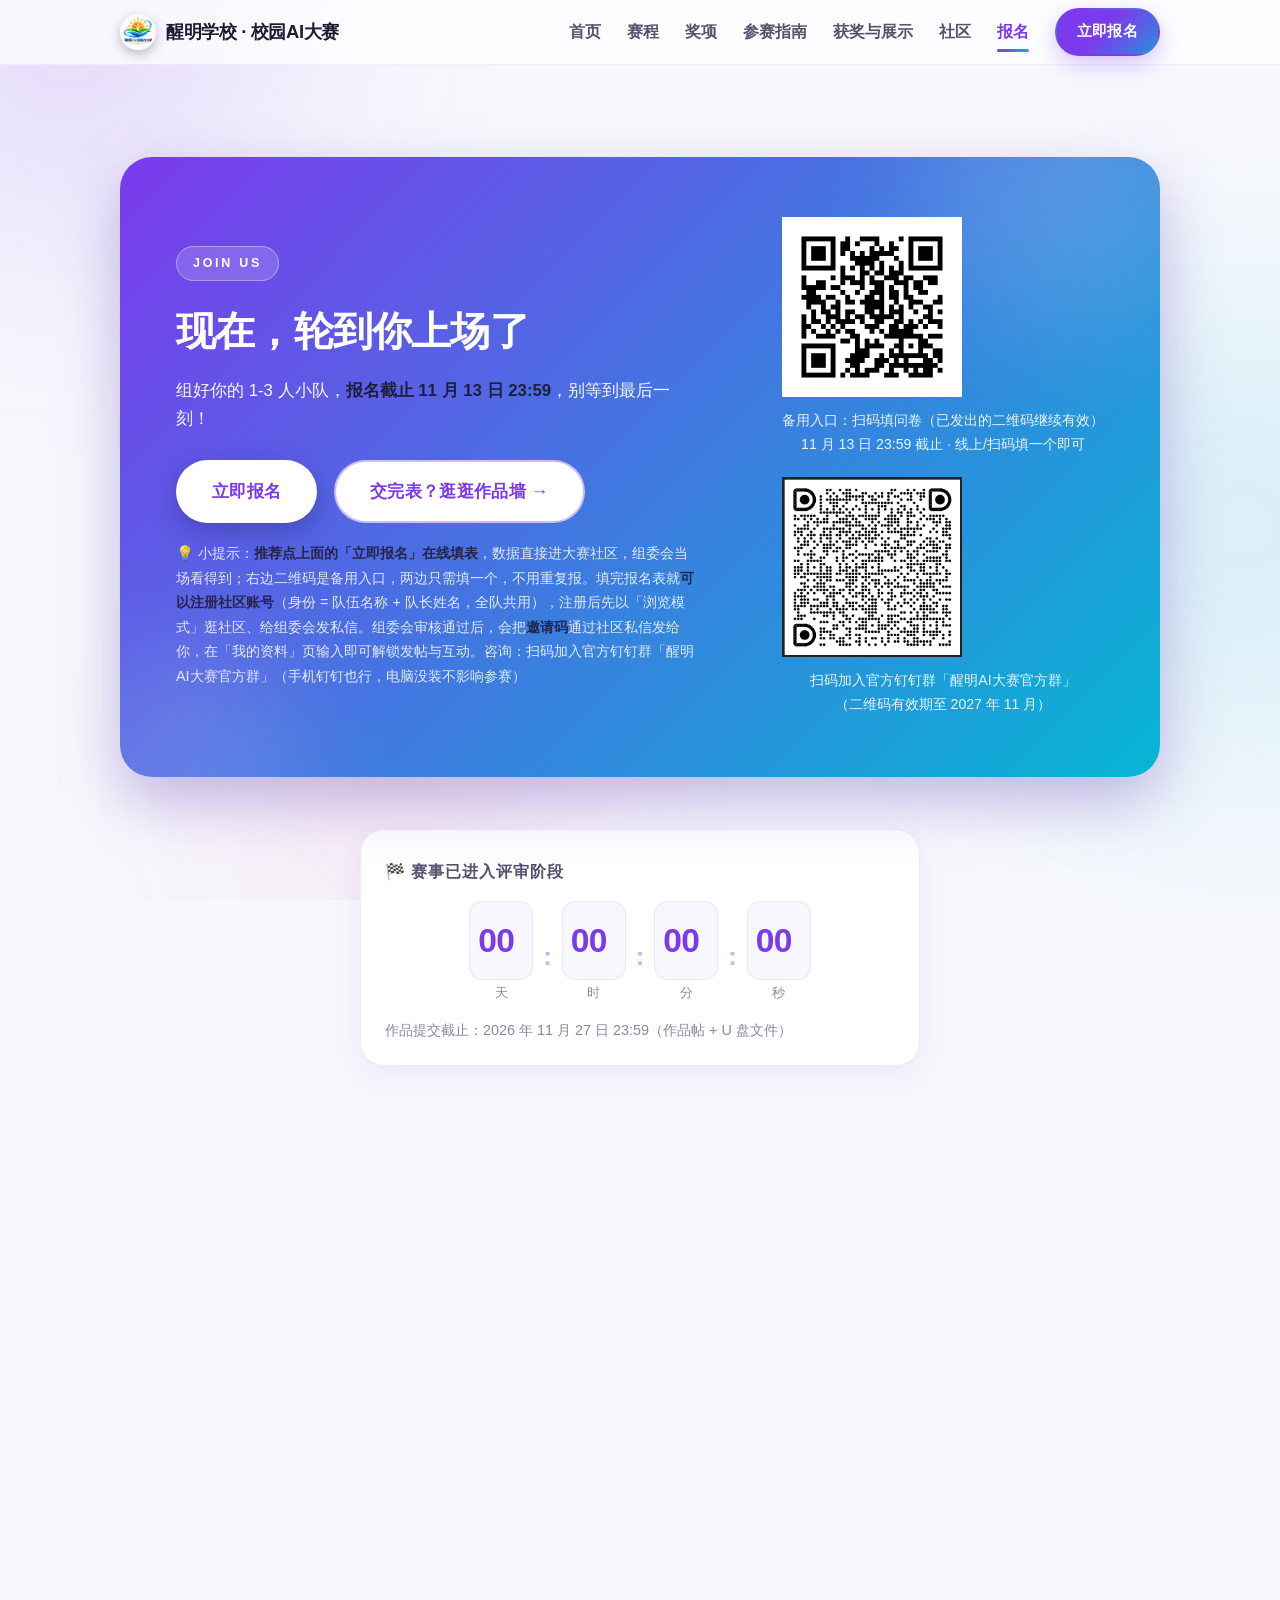
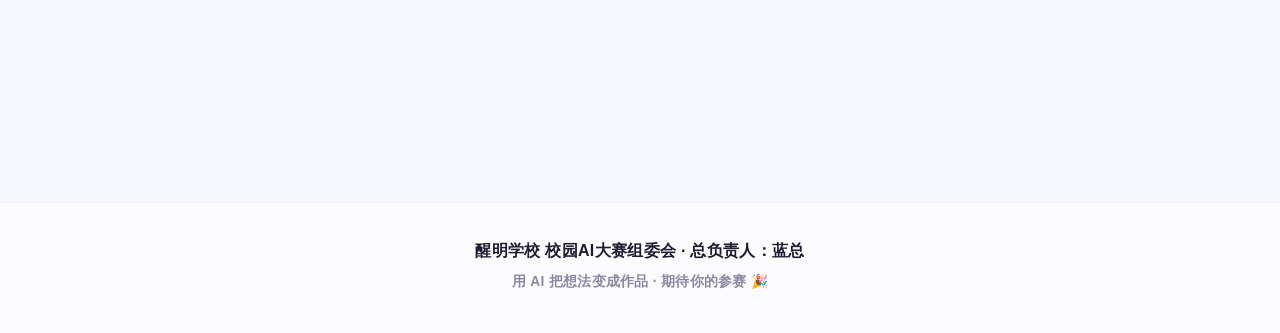
<file: register.html>
<!DOCTYPE html>
<html lang="zh-CN">
<head>
  <meta charset="UTF-8">
<meta http-equiv="Content-Security-Policy" content="default-src 'self'; script-src 'self' 'unsafe-inline'; style-src 'self' 'unsafe-inline'; img-src 'self' data:; connect-src 'self'; font-src 'self'; object-src 'none'; base-uri 'none'; form-action 'none'; upgrade-insecure-requests">
<meta name="referrer" content="strict-origin-when-cross-origin">
  <meta name="viewport" content="width=device-width, initial-scale=1.0">
  <meta name="description" content="报名参加首届校园AI大赛：报名截止 11 月 13 日 23:59，组队 1-3 人即可参赛。">
  <title>报名参赛 | 校园AI大赛 · 首届</title>
  <link rel="icon" type="image/png" href="favicon.png?v=2">
  <link rel="stylesheet" href="style.css?v=2">
</head>
<body>

  <!-- 背景装饰渐变 blob（纯 CSS，无外部资源） -->
  <div class="bg-blobs" aria-hidden="true">
    <span class="blob blob-1"></span>
    <span class="blob blob-2"></span>
    <span class="blob blob-3"></span>
  </div>

  <!-- ========== 毛玻璃 sticky 导航（全站共享） ========== -->
  <header class="navbar" id="navbar">
    <div class="container nav-inner">
      <a class="logo" href="index.html" aria-label="校园AI大赛 首页">
        <img class="logo-badge" src="logo-badge.png?v=2" alt="醒明AI创造力大赛标志" width="36" height="36">
        <span class="logo-text">醒明学校 · 校园AI大赛</span>
      </a>

      <nav class="nav-links" id="navLinks" aria-label="页面导航">
        <a href="index.html">首页</a>
        <a href="schedule.html">赛程</a>
        <a href="awards.html">奖项</a>
        <a href="guide.html">参赛指南</a>
        <a href="results.html">获奖与展示</a>
        <a href="https://campus-ai-community.pages.dev/" target="_blank" rel="noopener">社区</a>
        <a href="register.html" class="active" aria-current="page">报名</a>
        <a class="btn btn-gradient btn-nav" href="https://campus-ai-community.pages.dev/#/signup" target="_blank" rel="noopener">立即报名</a>
      </nav>

      <button class="nav-toggle" id="navToggle" aria-label="展开菜单" aria-expanded="false" aria-controls="navLinks">
        <span></span><span></span><span></span>
      </button>
    </div>
  </header>

  <main id="top">

    <!-- ========== 报名大区块 ========== -->
    <section class="section signup-section">
      <div class="container">
        <div class="signup-box reveal">
          <div class="signup-info">
            <span class="signup-badge">JOIN US</span>
            <h2 class="signup-title">现在，轮到你上场了</h2>
            <p class="signup-sub">组好你的 1-3 人小队，<strong>报名截止 11 月 13 日 23:59</strong>，别等到最后一刻！</p>

            <a class="btn btn-white btn-lg" href="https://campus-ai-community.pages.dev/#/signup" target="_blank" rel="noopener">立即报名</a>
            <a class="btn btn-outline btn-lg" href="results.html" style="margin-left:12px;">交完表？逛逛作品墙 →</a>

            <p class="signup-contact">💡 小提示：<strong>推荐点上面的「立即报名」在线填表</strong>，数据直接进大赛社区，组委会当场看得到；右边二维码是备用入口，两边只需填一个，不用重复报。填完报名表就<strong>可以注册社区账号</strong>（身份 = 队伍名称 + 队长姓名，全队共用），注册后先以「浏览模式」逛社区、给组委会发私信。组委会审核通过后，会把<strong>邀请码</strong>通过社区私信发给你，在「我的资料」页输入即可解锁发帖与互动。咨询：扫码加入官方钉钉群「醒明AI大赛官方群」（手机钉钉也行，电脑没装不影响参赛）</p>
          </div>

          <div class="signup-qr">
            <img src="qr-baoming.png" alt="备用报名二维码" width="180" height="180" loading="lazy">
            <p class="qr-tip">备用入口：扫码填问卷（已发出的二维码继续有效）<br>11 月 13 日 23:59 截止 · 线上/扫码填一个即可</p>
            <img src="qr-dingtalk.png" alt="官方钉钉群二维码" width="180" height="180" loading="lazy" style="margin-top:20px;">
            <p class="qr-tip">扫码加入官方钉钉群「醒明AI大赛官方群」<br>（二维码有效期至 2027 年 11 月）</p>
          </div>
        </div>

        <!-- 倒计时卡片：距报名截止 -->
        <div class="countdown-card reveal" role="timer" aria-label="距报名截止倒计时">
          <p class="countdown-label">⏳ 距报名截止还有</p>
          <div class="countdown" id="countdown">
            <div class="cd-unit"><span class="cd-num" id="cdDays">--</span><span class="cd-name">天</span></div>
            <span class="cd-sep" aria-hidden="true">:</span>
            <div class="cd-unit"><span class="cd-num" id="cdHours">--</span><span class="cd-name">时</span></div>
            <span class="cd-sep" aria-hidden="true">:</span>
            <div class="cd-unit"><span class="cd-num" id="cdMins">--</span><span class="cd-name">分</span></div>
            <span class="cd-sep" aria-hidden="true">:</span>
            <div class="cd-unit"><span class="cd-num" id="cdSecs">--</span><span class="cd-name">秒</span></div>
          </div>
          <p class="countdown-deadline">报名截止：2026 年 11 月 13 日 23:59</p>
        </div>
      </div>
    </section>

    <!-- ========== 三步参赛流程 ========== -->
    <section class="section">
      <div class="container">
        <div class="section-head reveal">
          <span class="section-badge">STEPS</span>
          <h2 class="section-title">三步参赛流程</h2>
          <p class="section-sub">从组队到提交，简单三步。</p>
        </div>

        <div class="steps">
          <article class="card step-card reveal">
            <div class="step-num" aria-hidden="true">1</div>
            <h3>组队</h3>
            <p>每队 <strong>1-3 人</strong>，可跨班组队，拉上靠谱的小伙伴一起上场。<strong>每人限报一队</strong>，重复报名以最早的队伍为准。</p>
          </article>
          <article class="card step-card reveal">
            <div class="step-num" aria-hidden="true">2</div>
            <h3>填写报名表</h3>
            <p>选好赛道、填好队伍信息，<strong>11 月 13 日 23:59</strong> 前提交报名表。</p>
          </article>
          <article class="card step-card reveal">
            <div class="step-num" aria-hidden="true">3</div>
            <h3>用 AI 开发作品</h3>
            <p>用 AI 编程工具把创意做成作品，<strong>12 月 2 日 23:59</strong> 前提交作品与作品帖。</p>
          </article>
        </div>
      </div>
    </section>

  </main>

  <!-- ========== 页脚（全站共享） ========== -->
  <footer class="footer">
    <div class="container">
      <p>醒明学校 校园AI大赛组委会 · 总负责人：蓝总</p>
      <p class="footer-small">用 AI 把想法变成作品 · 期待你的参赛 🎉</p>
    </div>
  </footer>

  <script src="main.js?v=2"></script>
</body>
</html>
</file>
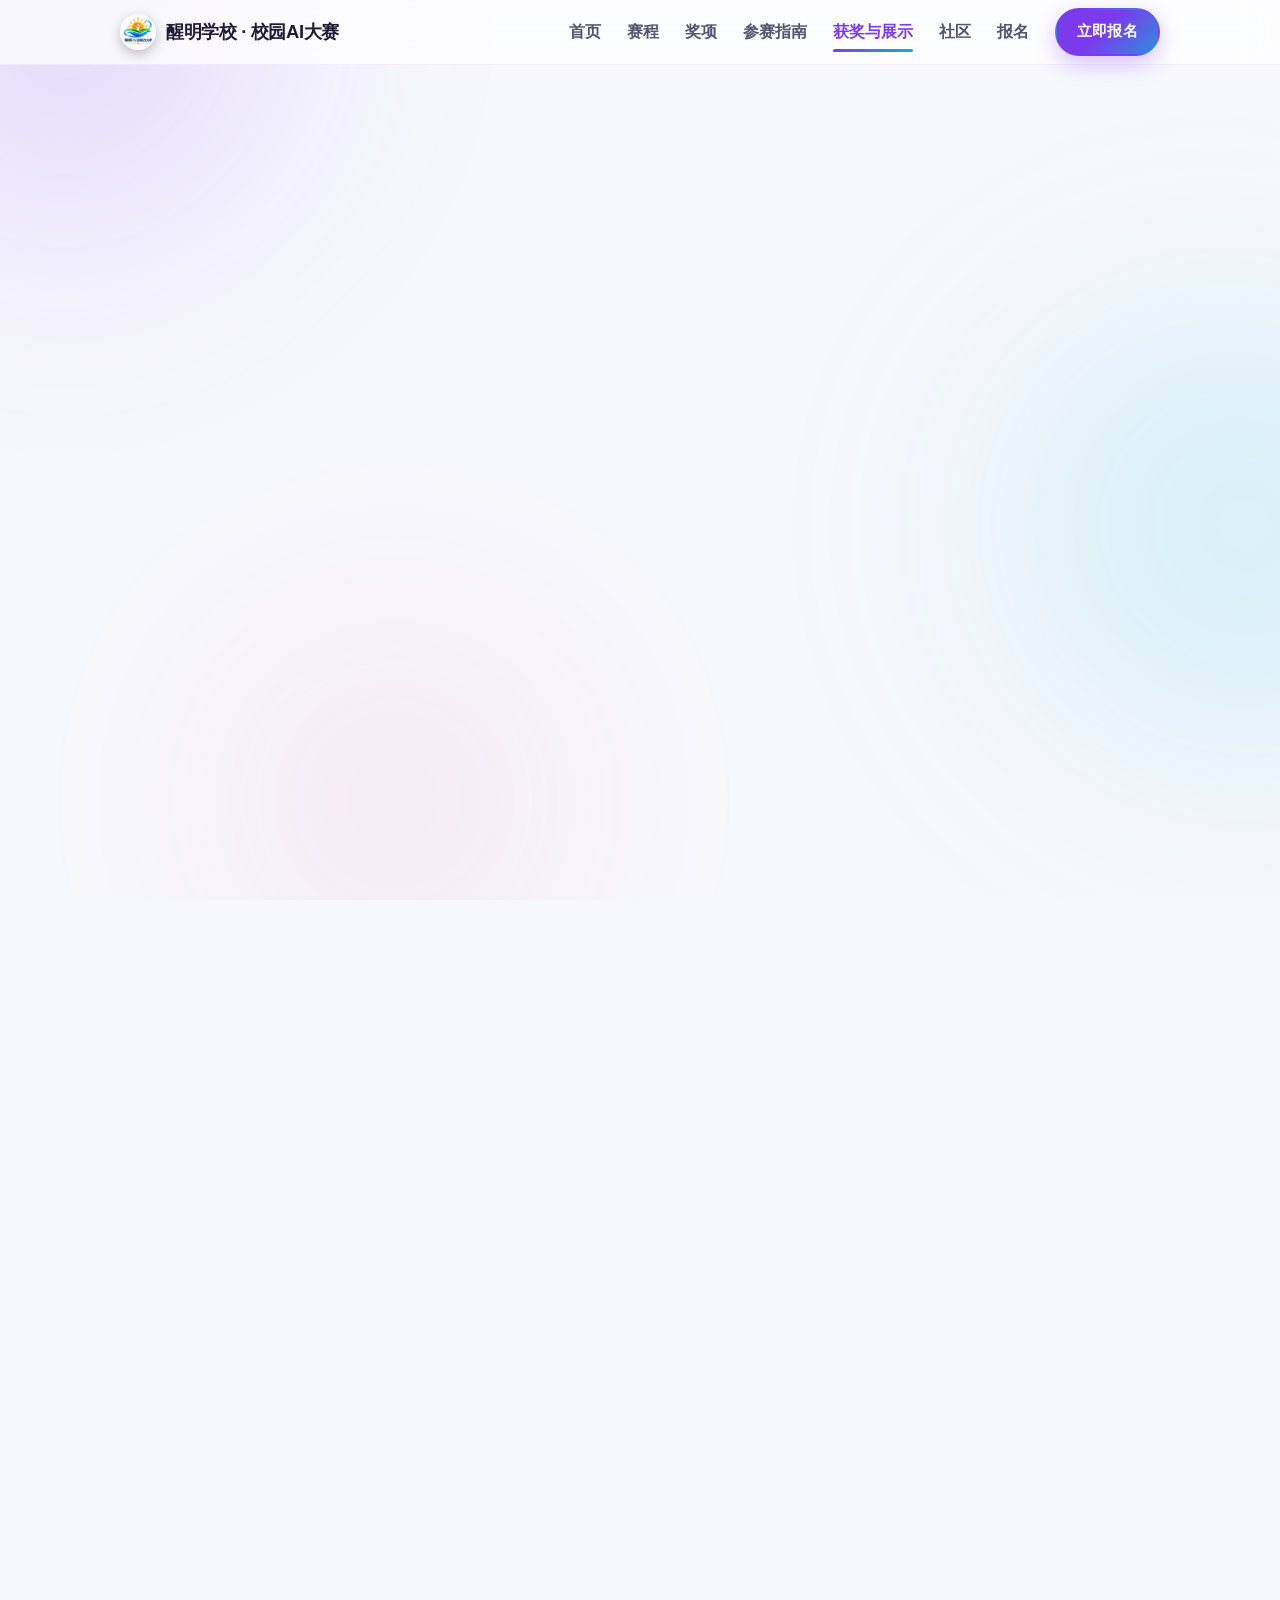
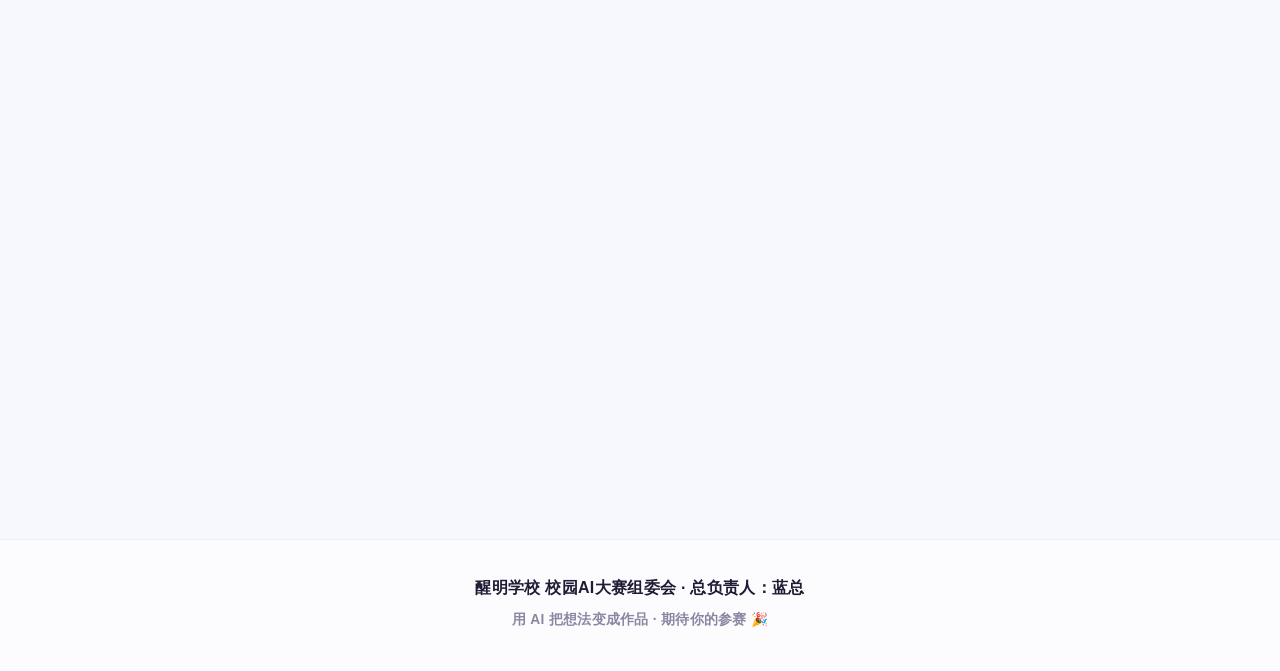
<file: results.html>
<!DOCTYPE html>
<html lang="zh-CN">
<head>
  <meta charset="UTF-8">
<meta http-equiv="Content-Security-Policy" content="default-src 'self'; script-src 'self' 'unsafe-inline'; style-src 'self' 'unsafe-inline'; img-src 'self' data:; connect-src 'self'; font-src 'self'; object-src 'none'; base-uri 'none'; form-action 'none'; upgrade-insecure-requests">
<meta name="referrer" content="strict-origin-when-cross-origin">
  <meta name="viewport" content="width=device-width, initial-scale=1.0">
  <meta name="description" content="校园AI大赛获奖名单与作品展示：2026 年 12 月 8 日公布，评审进行中，记得收藏本页。">
  <title>获奖名单 · 作品展示 | 校园AI大赛 · 首届</title>
  <link rel="icon" type="image/png" href="favicon.png?v=2">
  <link rel="stylesheet" href="style.css?v=2">
</head>
<body>

  <!-- 背景装饰渐变 blob（纯 CSS，无外部资源） -->
  <div class="bg-blobs" aria-hidden="true">
    <span class="blob blob-1"></span>
    <span class="blob blob-2"></span>
    <span class="blob blob-3"></span>
  </div>

  <!-- ========== 毛玻璃 sticky 导航（全站共享） ========== -->
  <header class="navbar" id="navbar">
    <div class="container nav-inner">
      <a class="logo" href="index.html" aria-label="校园AI大赛 首页">
        <img class="logo-badge" src="logo-badge.png?v=2" alt="醒明AI创造力大赛标志" width="36" height="36">
        <span class="logo-text">醒明学校 · 校园AI大赛</span>
      </a>

      <nav class="nav-links" id="navLinks" aria-label="页面导航">
        <a href="index.html">首页</a>
        <a href="schedule.html">赛程</a>
        <a href="awards.html">奖项</a>
        <a href="guide.html">参赛指南</a>
        <a href="results.html" class="active" aria-current="page">获奖与展示</a>
        <a href="https://campus-ai-community.pages.dev/" target="_blank" rel="noopener">社区</a>
        <a href="register.html">报名</a>
        <a class="btn btn-gradient btn-nav" href="https://campus-ai-community.pages.dev/#/signup" target="_blank" rel="noopener">立即报名</a>
      </nav>

      <button class="nav-toggle" id="navToggle" aria-label="展开菜单" aria-expanded="false" aria-controls="navLinks">
        <span></span><span></span><span></span>
      </button>
    </div>
  </header>

  <main id="top">

    <!-- ========== 获奖名单与作品展示（12.08 公布前为占位页） ========== -->
    <section class="section">
      <div class="container">
        <div class="section-head reveal">
          <span class="section-badge">RESULTS</span>
          <h2 class="section-title">获奖名单与作品展示</h2>
          <p class="section-sub">2026 年 12 月 8 日公布</p>
        </div>

        <!-- 状态卡（状态灯由 main.js 按日期自动推进） -->
        <div class="status-card reveal" role="status">
          <p class="status-line">
            <span>当前状态</span>
            <span class="status-pill" id="statusPill"><span class="status-dot" aria-hidden="true"></span><span id="statusText">报名未开始</span></span>
          </p>
          <p class="status-text" id="statusDesc">大赛 11 月 9 日开放报名，12 月 2 日作品提交截止，获奖名单将于 <strong class="status-date grad-text">12 月 8 日</strong> 在本页公布，记得收藏</p>
        </div>

        <!-- 获奖名单占位区 -->
        <h3 class="results-subhead reveal">🏆 获奖名单</h3>
        <!-- 占位：12.08 公布后，将各"待公布"替换为真实获奖队伍与作品名称 -->
        <div class="grid-2">
          <article class="card track-card track-creative reveal">
            <div class="track-icon" aria-hidden="true">🎨</div>
            <h3>创意赛道</h3>
            <ul class="result-list">
              <li class="result-row">
                <span class="result-medal" aria-hidden="true">🥇</span>
                <span class="result-name">一等奖</span>
                <span class="result-pending">待公布</span>
              </li>
              <li class="result-row">
                <span class="result-medal" aria-hidden="true">🥈</span>
                <span class="result-name">二等奖</span>
                <span class="result-pending">待公布</span>
              </li>
              <li class="result-row">
                <span class="result-medal" aria-hidden="true">🥉</span>
                <span class="result-name">三等奖</span>
                <span class="result-pending">待公布</span>
              </li>
            </ul>
          </article>

          <article class="card track-card track-practice reveal">
            <div class="track-icon" aria-hidden="true">🛠️</div>
            <h3>实践赛道</h3>
            <ul class="result-list">
              <li class="result-row">
                <span class="result-medal" aria-hidden="true">🥇</span>
                <span class="result-name">一等奖</span>
                <span class="result-pending">待公布</span>
              </li>
              <li class="result-row">
                <span class="result-medal" aria-hidden="true">🥈</span>
                <span class="result-name">二等奖</span>
                <span class="result-pending">待公布</span>
              </li>
              <li class="result-row">
                <span class="result-medal" aria-hidden="true">🥉</span>
                <span class="result-name">三等奖</span>
                <span class="result-pending">待公布</span>
              </li>
            </ul>
          </article>
        </div>

        <!-- 单项奖小卡 -->
        <div class="grid-2 special-awards">
          <article class="card special-card reveal">
            <span class="special-emoji" aria-hidden="true">💡</span>
            <div>
              <h3>最佳创意奖</h3>
              <p>待公布</p>
            </div>
          </article>
          <article class="card special-card reveal">
            <span class="special-emoji" aria-hidden="true">🤖</span>
            <div>
              <h3>最佳 AI 实践奖</h3>
              <p>待公布</p>
            </div>
          </article>
        </div>

        <!-- 作品帖墙（社区式浏览：列表选卡 → 点进详情作品帖） -->
        <h3 class="results-subhead reveal">✨ 作品墙</h3>
        <div class="showcase-box reveal">

          <!-- 发帖账号说明：两段式账号流程 -->
          <div class="account-note" role="note">
            <p class="account-line"><strong>🔐 你的账号 = 你的队伍</strong>：填完报名表当场就能注册社区账号（先为"浏览模式"）；组委会审核通过后，<strong>邀请码会通过社区私信</strong>发给你，在「我的资料」页输入即可解锁发帖。<strong>队伍名称 + 队长姓名</strong> 就是你的身份，全队共用一个账号。</p>
            <p class="account-line">作品开发完成后（12 月 2 日 23:59 前），在此社区发布作品帖，同时把作品文件拷贝到 U 盘上交——两个动作缺一不可（详见参赛指南）。</p>
          </div>

          <div class="work-toolbar" role="tablist" aria-label="作品筛选">
            <button class="work-filter is-active" data-filter="all" type="button">全部</button>
            <button class="work-filter" data-filter="creative" type="button">创意赛道</button>
            <button class="work-filter" data-filter="practice" type="button">实践赛道</button>
            <a class="btn btn-gradient work-post-btn" href="https://campus-ai-community.pages.dev/#/new" target="_blank" rel="noopener">✏️ 发布作品帖</a>
          </div>

          <div class="grid-3 work-grid">
            <a class="card work-card" href="works/sample-1.html" data-track="creative" style="color:inherit; text-decoration:none;">
              <span class="work-badge b-creative">创意赛道</span>
              <div class="work-thumb thumb-sun" aria-hidden="true">🧩</div>
              <h3 class="work-name">醒明拼图 · 校园记忆大挑战</h3>
              <p class="work-desc">把校园角落做成拼图小游戏，拼着拼着就记住了学校。</p>
              <p class="work-team">示例队伍：星火小队</p>
              <div class="work-meta"><span>TRAE</span><span>AI 绘图</span><span>网页游戏</span></div>
              <span class="btn work-btn">阅读作品帖 →</span>
            </a>

            <a class="card work-card" href="works/sample-2.html" data-track="practice" style="color:inherit; text-decoration:none;">
              <span class="work-badge b-practice">实践赛道</span>
              <div class="work-thumb thumb-leaf" aria-hidden="true">🍜</div>
              <h3 class="work-name">食堂排队实时看板</h3>
              <p class="work-desc">下课前看一眼，哪个窗口人少一清二楚，不再排错队。</p>
              <p class="work-team">示例队伍：干饭先锋队</p>
              <div class="work-meta"><span>TRAE</span><span>AI 分析</span><span>校园系统</span></div>
              <span class="btn work-btn">阅读作品帖 →</span>
            </a>

            <article class="card work-card" style="visibility:hidden;" aria-hidden="true" data-track="creative">
              <div class="work-thumb"></div>
            </article>
          </div>

          <p class="demo-note">👆 当前为<strong>示例帖</strong>（带橙色角标）。正式作品 12 月 2 日截止提交后上线，12 月 8 日随获奖名单一起揭晓。</p>
        </div>
      </div>
    </section>

  </main>

  <!-- ========== 页脚（全站共享） ========== -->
  <footer class="footer">
    <div class="container">
      <p>醒明学校 校园AI大赛组委会 · 总负责人：蓝总</p>
      <p class="footer-small">用 AI 把想法变成作品 · 期待你的参赛 🎉</p>
    </div>
  </footer>

  <script src="main.js?v=2"></script>
</body>
</html>
</file>
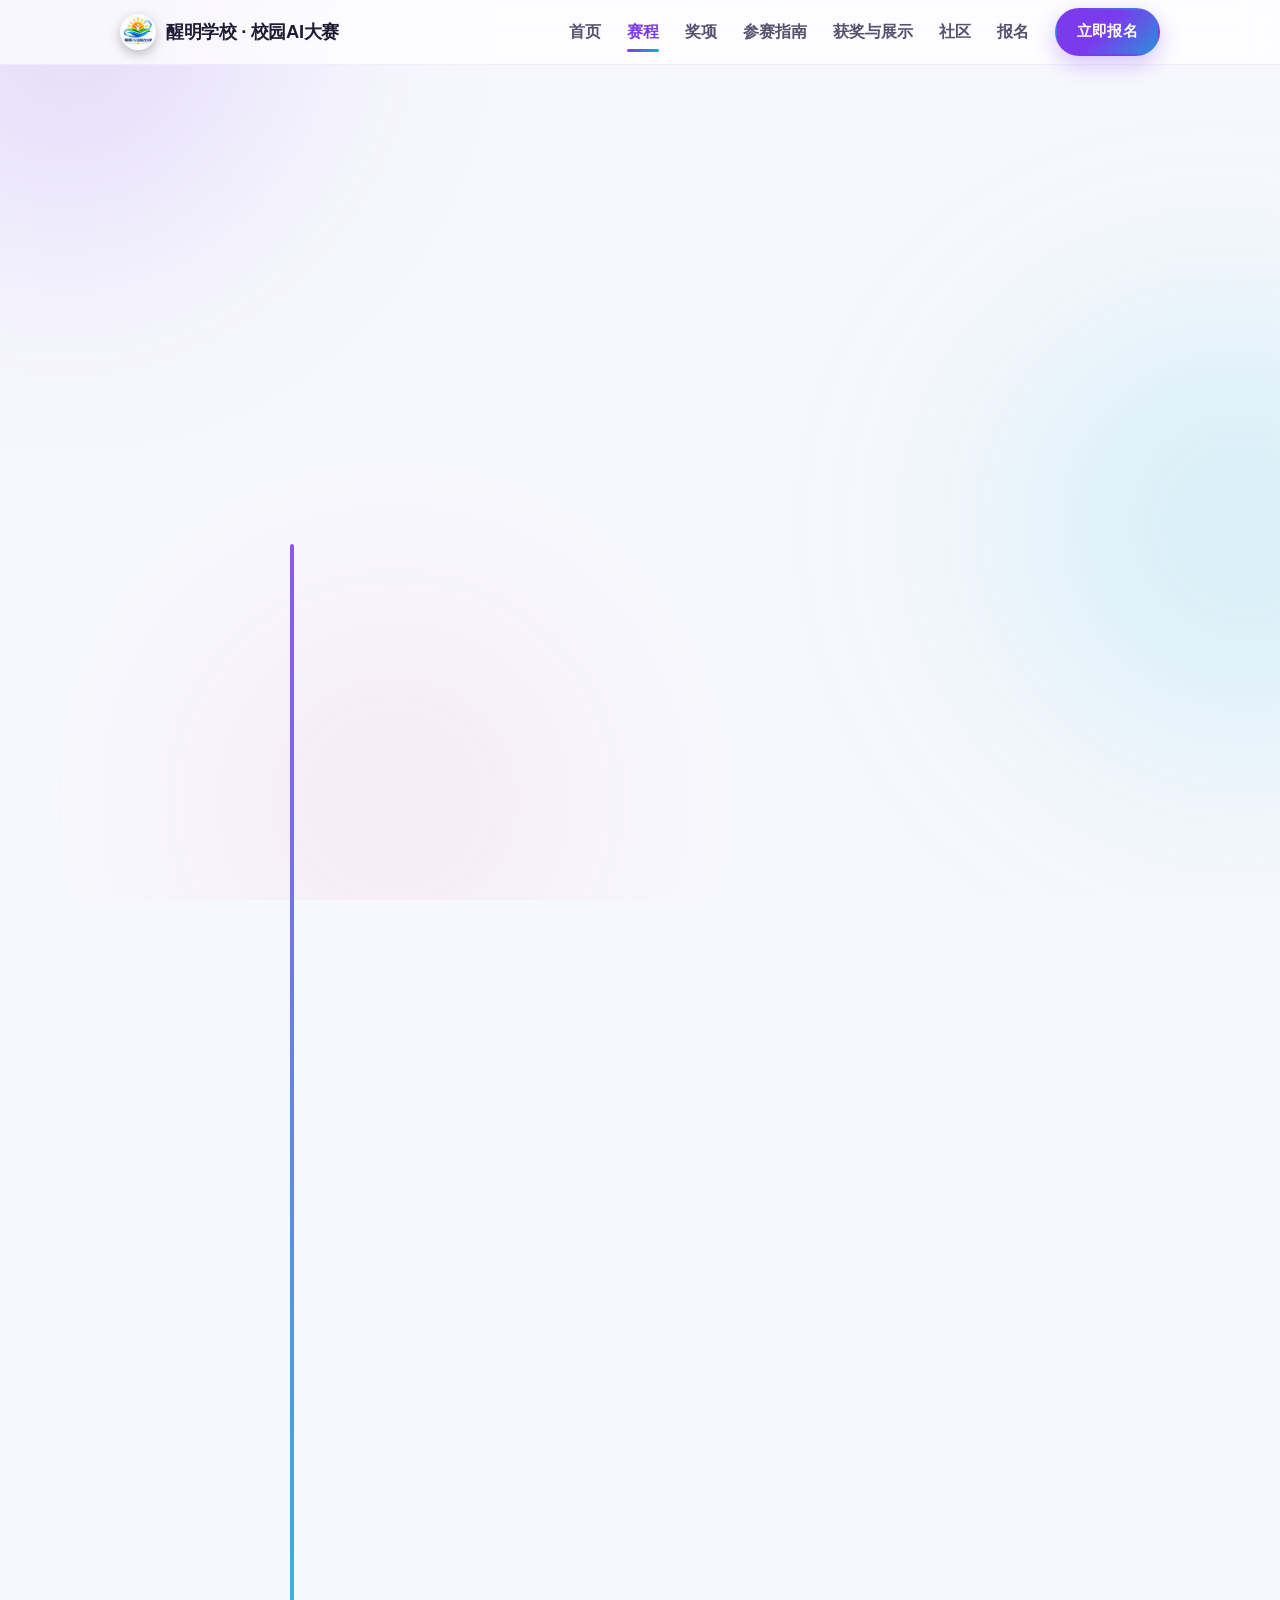
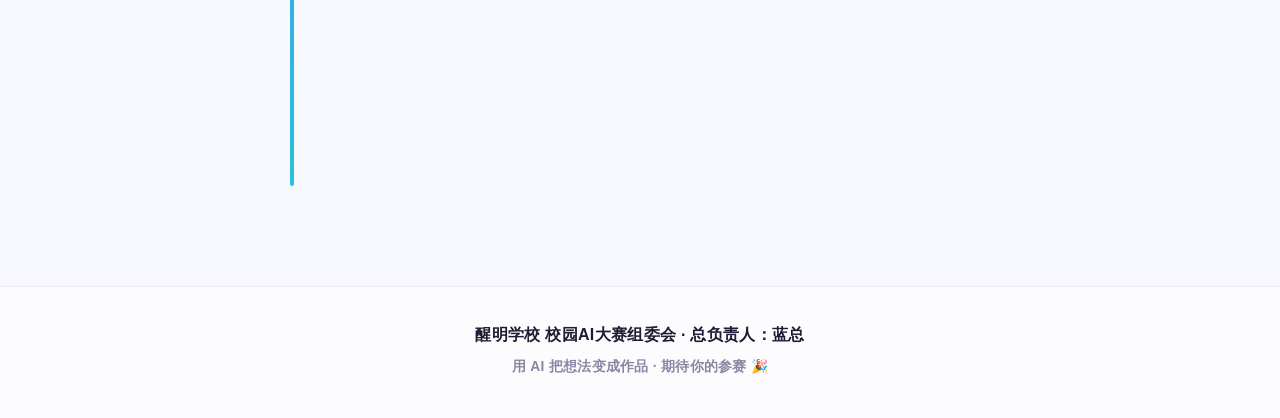
<file: schedule.html>
<!DOCTYPE html>
<html lang="zh-CN">
<head>
  <meta charset="UTF-8">
<meta http-equiv="Content-Security-Policy" content="default-src 'self'; script-src 'self' 'unsafe-inline'; style-src 'self' 'unsafe-inline'; img-src 'self' data:; connect-src 'self'; font-src 'self'; object-src 'none'; base-uri 'none'; form-action 'none'; upgrade-insecure-requests">
<meta name="referrer" content="strict-origin-when-cross-origin">
  <meta name="viewport" content="width=device-width, initial-scale=1.0">
  <meta name="description" content="校园AI大赛赛程安排：报名期、开发期、提交与评审，关键日期一页速览。">
  <title>赛程安排 | 校园AI大赛 · 首届</title>
  <link rel="icon" type="image/png" href="favicon.png?v=2">
  <link rel="stylesheet" href="style.css?v=2">
</head>
<body>

  <!-- 背景装饰渐变 blob（纯 CSS，无外部资源） -->
  <div class="bg-blobs" aria-hidden="true">
    <span class="blob blob-1"></span>
    <span class="blob blob-2"></span>
    <span class="blob blob-3"></span>
  </div>

  <!-- ========== 毛玻璃 sticky 导航（全站共享） ========== -->
  <header class="navbar" id="navbar">
    <div class="container nav-inner">
      <a class="logo" href="index.html" aria-label="校园AI大赛 首页">
        <img class="logo-badge" src="logo-badge.png?v=2" alt="醒明AI创造力大赛标志" width="36" height="36">
        <span class="logo-text">醒明学校 · 校园AI大赛</span>
      </a>

      <nav class="nav-links" id="navLinks" aria-label="页面导航">
        <a href="index.html">首页</a>
        <a href="schedule.html" class="active" aria-current="page">赛程</a>
        <a href="awards.html">奖项</a>
        <a href="guide.html">参赛指南</a>
        <a href="results.html">获奖与展示</a>
        <a href="https://campus-ai-community.pages.dev/" target="_blank" rel="noopener">社区</a>
        <a href="register.html">报名</a>
        <a class="btn btn-gradient btn-nav" href="https://campus-ai-community.pages.dev/#/signup" target="_blank" rel="noopener">立即报名</a>
      </nav>

      <button class="nav-toggle" id="navToggle" aria-label="展开菜单" aria-expanded="false" aria-controls="navLinks">
        <span></span><span></span><span></span>
      </button>
    </div>
  </header>

  <main id="top">

    <!-- ========== 赛程 ========== -->
    <section class="section">
      <div class="container">
        <div class="section-head reveal">
          <span class="section-badge">SCHEDULE</span>
          <h2 class="section-title">赛程安排</h2>
          <p class="section-sub">从报名到领奖，整个赛程约一个月，节奏清晰不赶工。</p>
        </div>

        <!-- 关键日期速览 -->
        <div class="key-dates reveal" aria-label="关键日期速览">
          <div class="key-date">
            <span class="date-badge">11.09</span>
            <p class="key-date-label">宣布开放报名</p>
          </div>
          <div class="key-date">
            <span class="date-badge">11.13</span>
            <p class="key-date-label">报名截止 23:59</p>
          </div>
          <div class="key-date">
            <span class="date-badge">11.19</span>
            <p class="key-date-label">中期检查</p>
          </div>
          <div class="key-date">
            <span class="date-badge">12.02</span>
            <p class="key-date-label">作品提交截止</p>
          </div>
          <div class="key-date">
            <span class="date-badge">12.08</span>
            <p class="key-date-label">公布获奖名单</p>
          </div>
        </div>

        <div class="timeline">

          <!-- 报名期 -->
          <div class="timeline-group reveal">
            <h3 class="timeline-group-title"><span class="group-dot" aria-hidden="true"></span>报名期</h3>
            <ol class="timeline-list">
              <li class="timeline-item">
                <span class="date-badge">11.09</span>
                <div class="timeline-body">
                  <h4>宣布开放报名</h4>
                  <p>大赛正式启动，填写报名表即可参赛。</p>
                </div>
              </li>
              <li class="timeline-item">
                <span class="date-badge">11.13</span>
                <div class="timeline-body">
                  <h4>报名截止 23:59</h4>
                  <p>截止后不再接受报名，请尽早提交。</p>
                </div>
              </li>
              <li class="timeline-item">
                <span class="date-badge">11.14</span>
                <div class="timeline-body">
                  <h4>名单确认 &amp; 建参赛群</h4>
                  <p>公布参赛名单，建立参赛群用于通知与答疑。</p>
                </div>
              </li>
            </ol>
          </div>

          <!-- 开发期 -->
          <div class="timeline-group reveal">
            <h3 class="timeline-group-title"><span class="group-dot" aria-hidden="true"></span>开发期</h3>
            <ol class="timeline-list">
              <li class="timeline-item">
                <span class="date-badge">11.13-27</span>
                <div class="timeline-body">
                  <h4>作品开发期</h4>
                  <p>报名通过即可开始开发，无需等待名单公布。每晚 20:00-21:00 群内答疑。</p>
                </div>
              </li>
              <li class="timeline-item">
                <span class="date-badge">11.19</span>
                <div class="timeline-body">
                  <h4>中期检查</h4>
                  <p>提交一个能跑的最小版本，附三行说明即可。<em>不计分</em>，只为帮助大家按时推进。</p>
                </div>
              </li>
            </ol>
          </div>

          <!-- 提交与评审 -->
          <div class="timeline-group reveal">
            <h3 class="timeline-group-title"><span class="group-dot" aria-hidden="true"></span>提交与评审</h3>
            <ol class="timeline-list">
              <li class="timeline-item">
                <span class="date-badge">12.02</span>
                <div class="timeline-body">
                  <h4>作品提交截止 23:59</h4>
                  <p>社区发布作品帖 + 组委会当天进班用 U 盘收集可运行作品，两个动作缺一不可（详见参赛指南"作品提交方式"）。</p>
                </div>
              </li>
              <li class="timeline-item">
                <span class="date-badge">12.02-12.07</span>
                <div class="timeline-body">
                  <h4>AI + 学生评审团评分</h4>
                  <p>AI 评分（80%）与学生评委复核分（20%）合成总分；两条赛道使用各自的评分提示词与权重。兰老师赛后点评，争议由其仲裁。</p>
                </div>
              </li>
              <li class="timeline-item">
                <span class="date-badge">12.08</span>
                <div class="timeline-body">
                  <h4>获奖名单公布</h4>
                  <p>公布全部奖项名单与获奖作品展示。</p>
                </div>
              </li>
              <li class="timeline-item">
                <span class="date-badge">赛后</span>
                <div class="timeline-body">
                  <h4>奖品与证书发放</h4>
                  <p>获奖队伍领取奖品与证书，参赛同学获得电子参与证书。</p>
                </div>
              </li>
            </ol>
          </div>

        </div>
      </div>
    </section>

  </main>

  <!-- ========== 页脚（全站共享） ========== -->
  <footer class="footer">
    <div class="container">
      <p>醒明学校 校园AI大赛组委会 · 总负责人：蓝总</p>
      <p class="footer-small">用 AI 把想法变成作品 · 期待你的参赛 🎉</p>
    </div>
  </footer>

  <script src="main.js?v=2"></script>
</body>
</html>
</file>
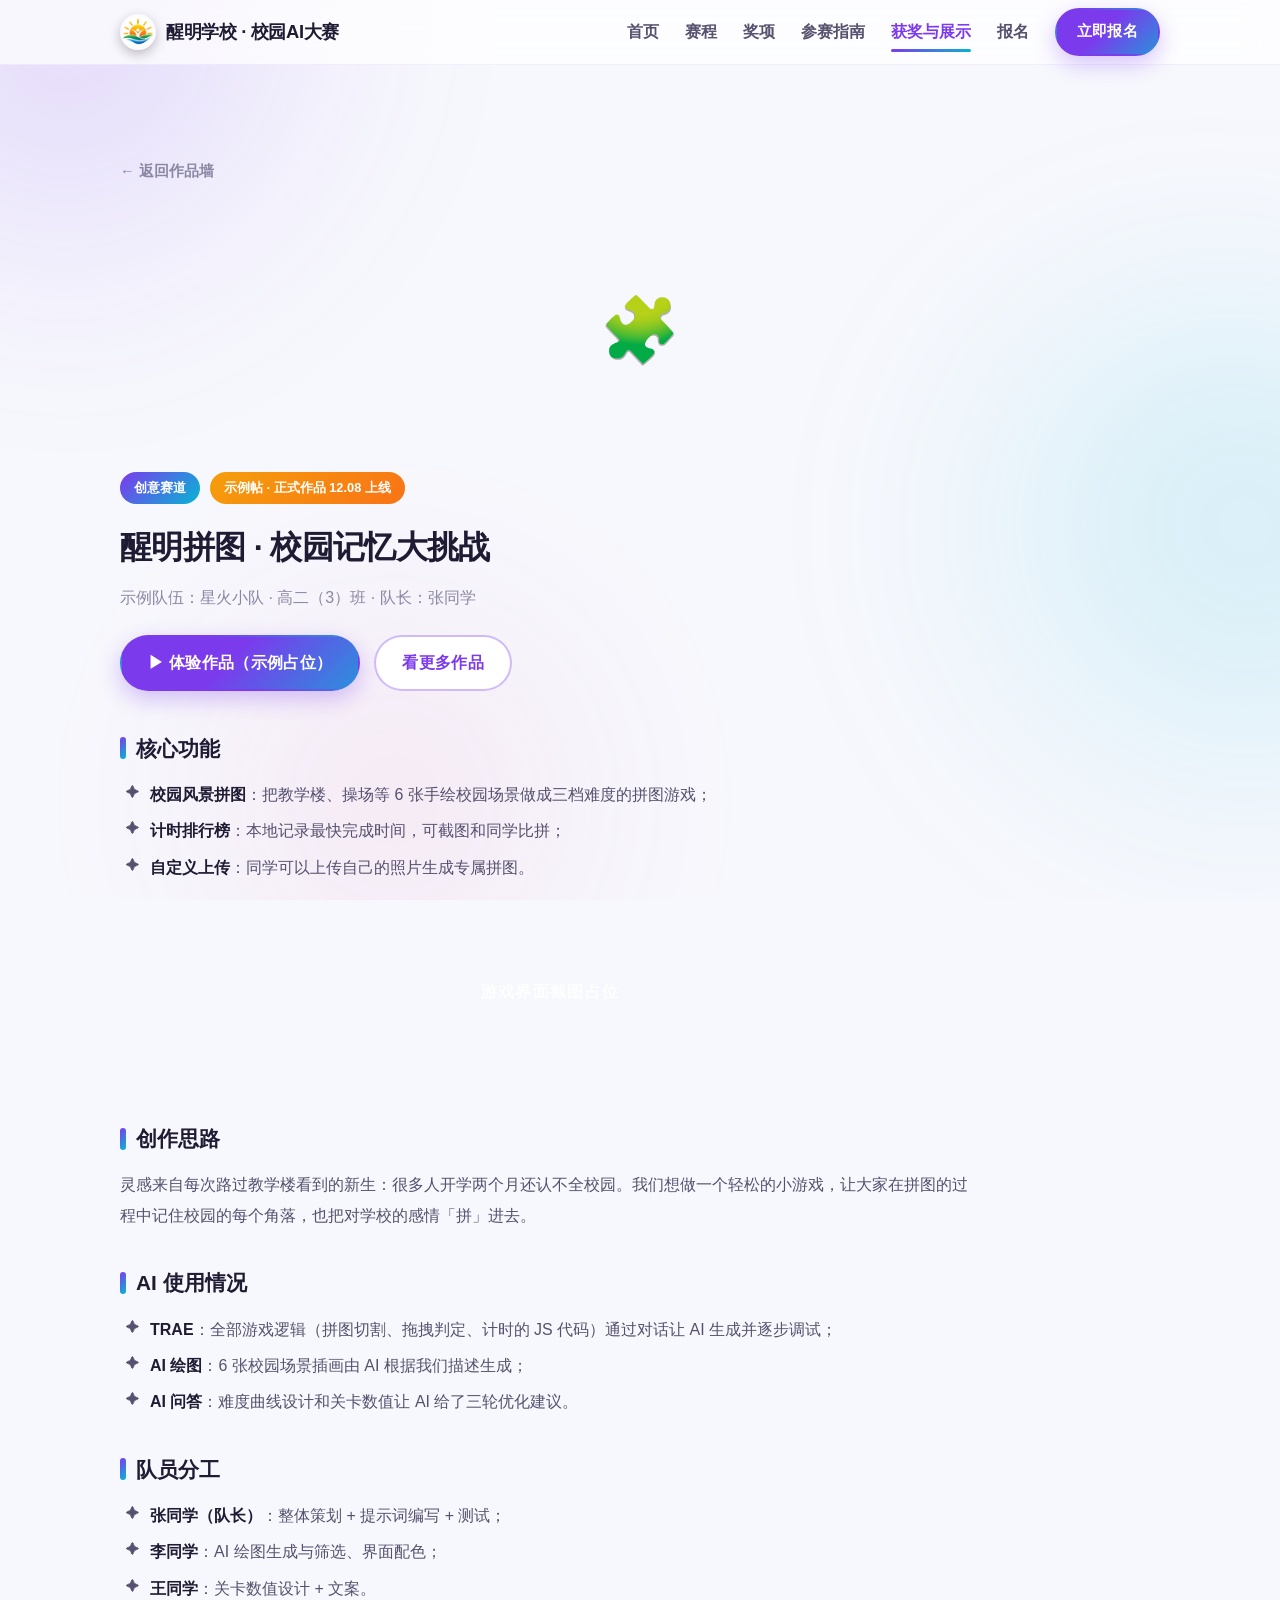
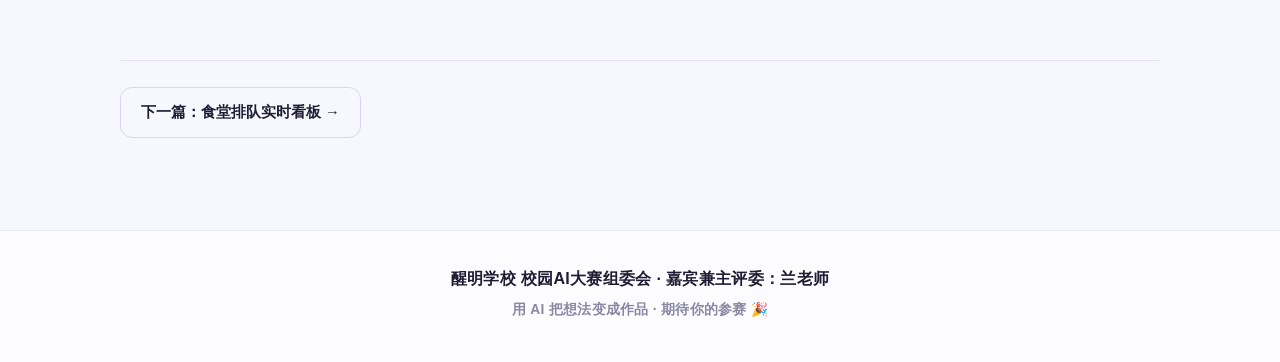
<file: works/sample-1.html>
<!DOCTYPE html>
<html lang="zh-CN">
<head>
  <meta charset="UTF-8">
  <meta name="viewport" content="width=device-width, initial-scale=1.0">
  <meta name="description" content="作品帖示例：醒明拼图 · 校园记忆大挑战 —— 创意赛道示范作品帖。">
  <title>作品帖 · 醒明拼图 | 校园AI大赛</title>
  <link rel="icon" type="image/png" href="../favicon.png">
  <link rel="stylesheet" href="../style.css?v=2">
</head>
<body>

  <div class="bg-blobs" aria-hidden="true">
    <span class="blob blob-1"></span>
    <span class="blob blob-2"></span>
    <span class="blob blob-3"></span>
  </div>

  <header class="navbar" id="navbar">
    <div class="container nav-inner">
      <a class="logo" href="../index.html" aria-label="校园AI大赛 首页">
        <img class="logo-badge" src="../xingming-logo.jpg" alt="醒明学校校徽" width="36" height="36">
        <span class="logo-text">醒明学校 · 校园AI大赛</span>
      </a>
      <nav class="nav-links" id="navLinks" aria-label="页面导航">
        <a href="../index.html">首页</a>
        <a href="../schedule.html">赛程</a>
        <a href="../awards.html">奖项</a>
        <a href="../guide.html">参赛指南</a>
        <a href="../results.html" class="active" aria-current="page">获奖与展示</a>
        <a href="../register.html">报名</a>
        <a class="btn btn-gradient btn-nav" href="https://wj.qq.com/s2/28400248/imqo/" target="_blank" rel="noopener">立即报名</a>
      </nav>
      <button class="nav-toggle" id="navToggle" aria-label="展开菜单" aria-expanded="false" aria-controls="navLinks">
        <span></span><span></span><span></span>
      </button>
    </div>
  </header>

  <main id="top">
    <section class="section">
      <div class="container">
        <a class="back-list" href="../results.html">← 返回作品墙</a>

        <div class="post-hero thumb-sun" aria-hidden="true">🧩</div>

        <div class="post-badges">
          <span class="pb-track">创意赛道</span>
          <span class="pb-demo">示例帖 · 正式作品 12.08 上线</span>
        </div>

        <h1 class="post-title">醒明拼图 · 校园记忆大挑战</h1>
        <p class="post-team">示例队伍：星火小队 · 高二（3）班 · 队长：张同学</p>

        <div class="post-cta">
          <a class="btn btn-gradient" href="#" aria-disabled="true">▶ 体验作品（示例占位）</a>
          <a class="btn btn-outline" href="../results.html">看更多作品</a>
        </div>

        <div class="post-body">
          <h3>核心功能</h3>
          <ul>
            <li><strong>校园风景拼图</strong>：把教学楼、操场等 6 张手绘校园场景做成三档难度的拼图游戏；</li>
            <li><strong>计时排行榜</strong>：本地记录最快完成时间，可截图和同学比拼；</li>
            <li><strong>自定义上传</strong>：同学可以上传自己的照片生成专属拼图。</li>
          </ul>
          <div class="post-shot thumb-candy" aria-hidden="true">游戏界面截图占位</div>

          <h3>创作思路</h3>
          <p>灵感来自每次路过教学楼看到的新生：很多人开学两个月还认不全校园。我们想做一个轻松的小游戏，让大家在拼图的过程中记住校园的每个角落，也把对学校的感情「拼」进去。</p>

          <h3>AI 使用情况</h3>
          <ul>
            <li><strong>TRAE</strong>：全部游戏逻辑（拼图切割、拖拽判定、计时的 JS 代码）通过对话让 AI 生成并逐步调试；</li>
            <li><strong>AI 绘图</strong>：6 张校园场景插画由 AI 根据我们描述生成；</li>
            <li><strong>AI 问答</strong>：难度曲线设计和关卡数值让 AI 给了三轮优化建议。</li>
          </ul>

          <h3>队员分工</h3>
          <ul>
            <li><strong>张同学（队长）</strong>：整体策划 + 提示词编写 + 测试；</li>
            <li><strong>李同学</strong>：AI 绘图生成与筛选、界面配色；</li>
            <li><strong>王同学</strong>：关卡数值设计 + 文案。</li>
          </ul>
        </div>

        <nav class="post-nav" aria-label="作品帖导航">
          <a href="sample-2.html">下一篇：食堂排队实时看板 →</a>
        </nav>
      </div>
    </section>
  </main>

  <footer class="footer">
    <div class="container">
      <p>醒明学校 校园AI大赛组委会 · 嘉宾兼主评委：兰老师</p>
      <p class="footer-small">用 AI 把想法变成作品 · 期待你的参赛 🎉</p>
    </div>
  </footer>

  <script src="../main.js?v=2"></script>
</body>
</html>
</file>
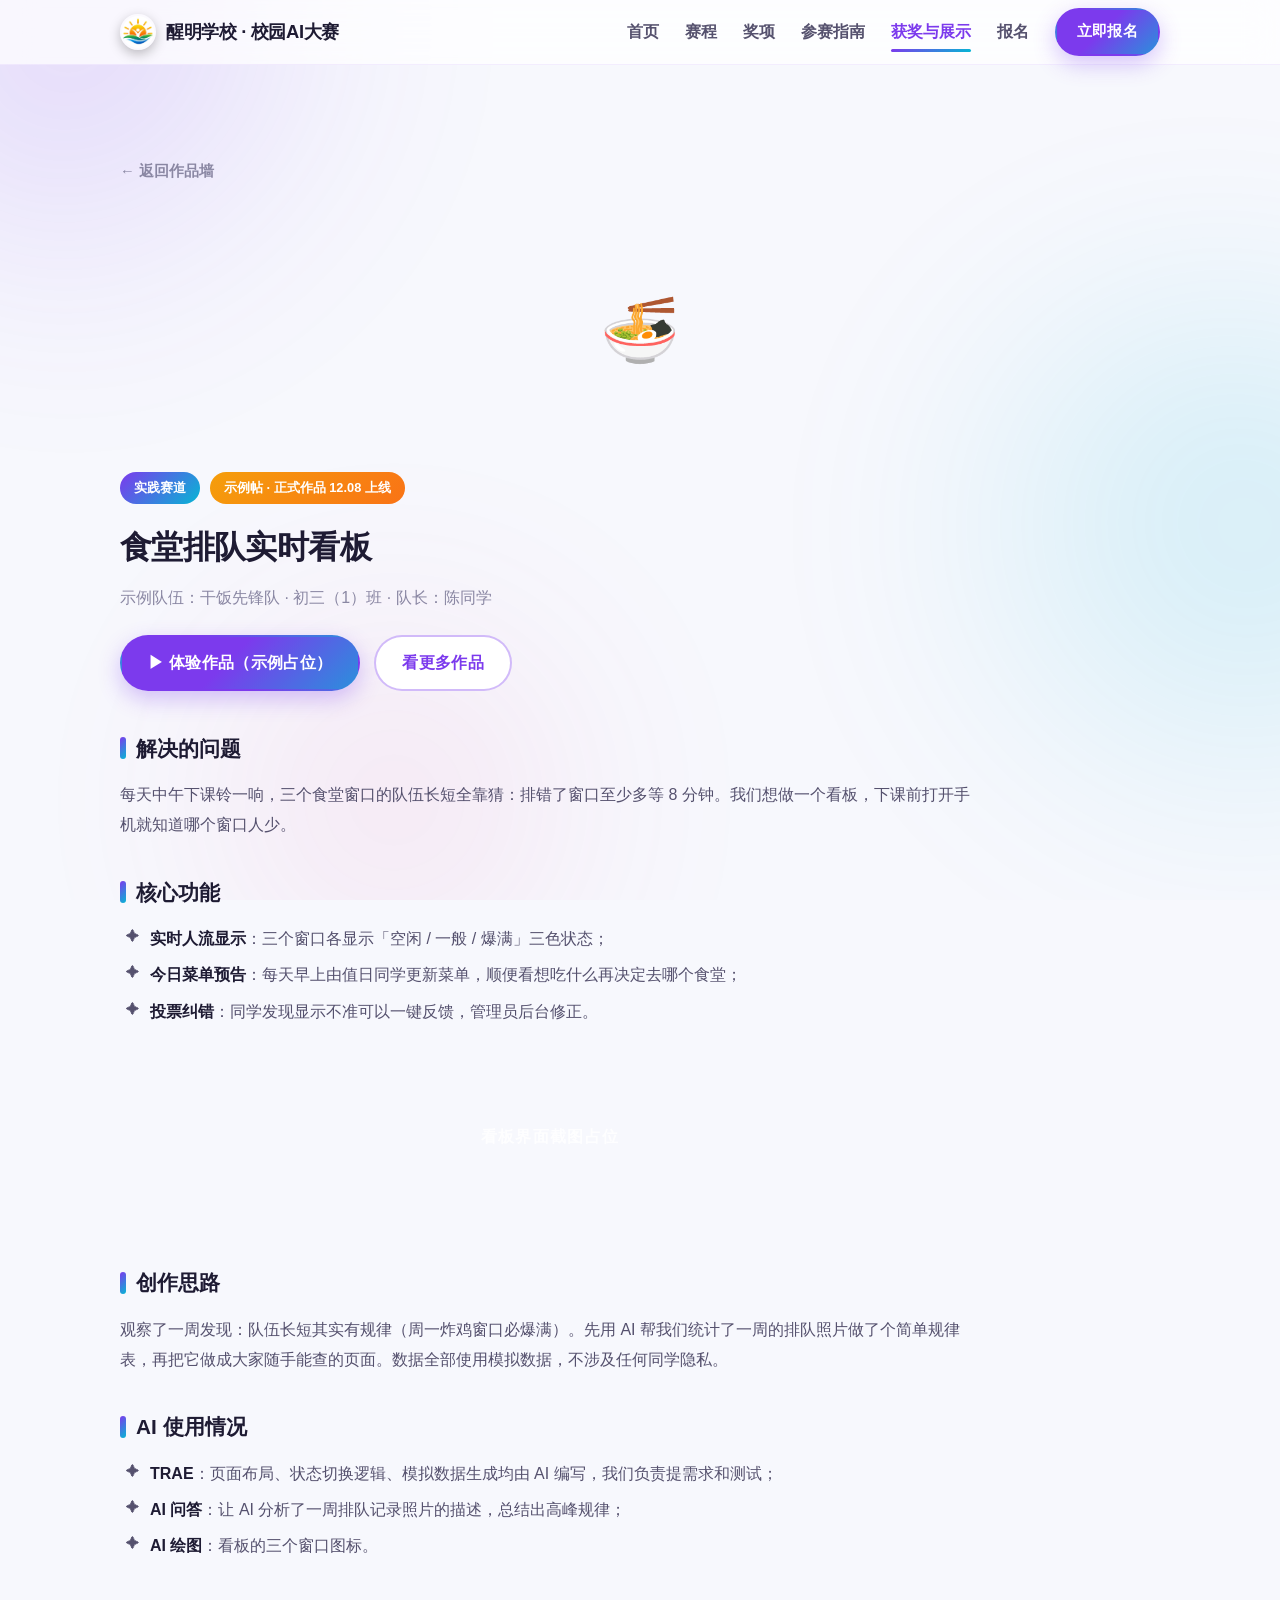
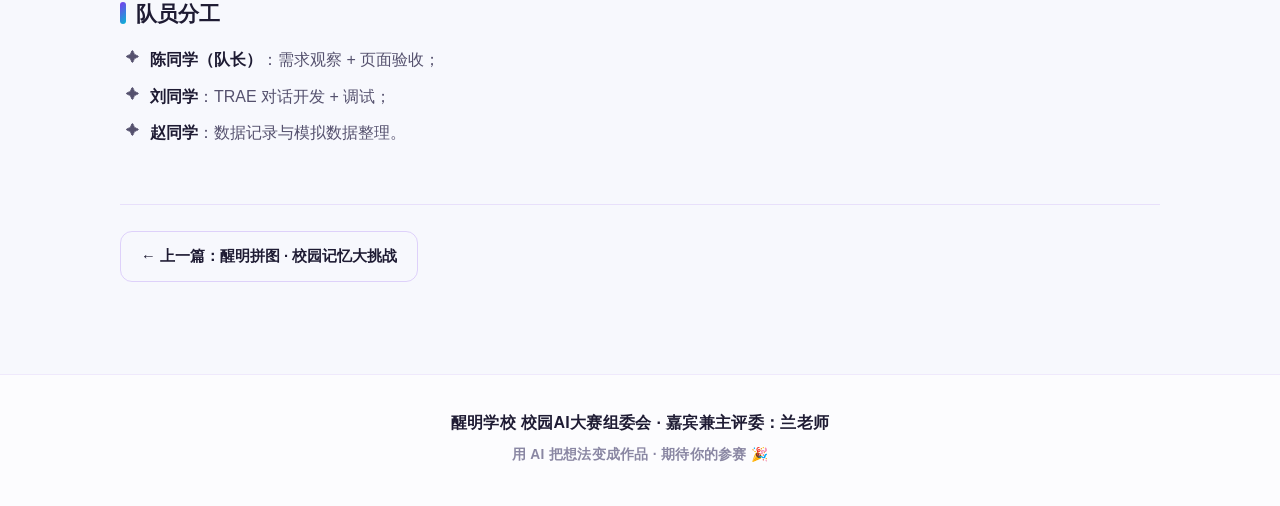
<file: works/sample-2.html>
<!DOCTYPE html>
<html lang="zh-CN">
<head>
  <meta charset="UTF-8">
  <meta name="viewport" content="width=device-width, initial-scale=1.0">
  <meta name="description" content="作品帖示例：食堂排队实时看板 —— 实践赛道示范作品帖。">
  <title>作品帖 · 食堂排队实时看板 | 校园AI大赛</title>
  <link rel="icon" type="image/png" href="../favicon.png">
  <link rel="stylesheet" href="../style.css?v=2">
</head>
<body>

  <div class="bg-blobs" aria-hidden="true">
    <span class="blob blob-1"></span>
    <span class="blob blob-2"></span>
    <span class="blob blob-3"></span>
  </div>

  <header class="navbar" id="navbar">
    <div class="container nav-inner">
      <a class="logo" href="../index.html" aria-label="校园AI大赛 首页">
        <img class="logo-badge" src="../xingming-logo.jpg" alt="醒明学校校徽" width="36" height="36">
        <span class="logo-text">醒明学校 · 校园AI大赛</span>
      </a>
      <nav class="nav-links" id="navLinks" aria-label="页面导航">
        <a href="../index.html">首页</a>
        <a href="../schedule.html">赛程</a>
        <a href="../awards.html">奖项</a>
        <a href="../guide.html">参赛指南</a>
        <a href="../results.html" class="active" aria-current="page">获奖与展示</a>
        <a href="../register.html">报名</a>
        <a class="btn btn-gradient btn-nav" href="https://wj.qq.com/s2/28400248/imqo/" target="_blank" rel="noopener">立即报名</a>
      </nav>
      <button class="nav-toggle" id="navToggle" aria-label="展开菜单" aria-expanded="false" aria-controls="navLinks">
        <span></span><span></span><span></span>
      </button>
    </div>
  </header>

  <main id="top">
    <section class="section">
      <div class="container">
        <a class="back-list" href="../results.html">← 返回作品墙</a>

        <div class="post-hero thumb-leaf" aria-hidden="true">🍜</div>

        <div class="post-badges">
          <span class="pb-track">实践赛道</span>
          <span class="pb-demo">示例帖 · 正式作品 12.08 上线</span>
        </div>

        <h1 class="post-title">食堂排队实时看板</h1>
        <p class="post-team">示例队伍：干饭先锋队 · 初三（1）班 · 队长：陈同学</p>

        <div class="post-cta">
          <a class="btn btn-gradient" href="#" aria-disabled="true">▶ 体验作品（示例占位）</a>
          <a class="btn btn-outline" href="../results.html">看更多作品</a>
        </div>

        <div class="post-body">
          <h3>解决的问题</h3>
          <p>每天中午下课铃一响，三个食堂窗口的队伍长短全靠猜：排错了窗口至少多等 8 分钟。我们想做一个看板，下课前打开手机就知道哪个窗口人少。</p>

          <h3>核心功能</h3>
          <ul>
            <li><strong>实时人流显示</strong>：三个窗口各显示「空闲 / 一般 / 爆满」三色状态；</li>
            <li><strong>今日菜单预告</strong>：每天早上由值日同学更新菜单，顺便看想吃什么再决定去哪个食堂；</li>
            <li><strong>投票纠错</strong>：同学发现显示不准可以一键反馈，管理员后台修正。</li>
          </ul>
          <div class="post-shot thumb-sky" aria-hidden="true">看板界面截图占位</div>

          <h3>创作思路</h3>
          <p>观察了一周发现：队伍长短其实有规律（周一炸鸡窗口必爆满）。先用 AI 帮我们统计了一周的排队照片做了个简单规律表，再把它做成大家随手能查的页面。数据全部使用模拟数据，不涉及任何同学隐私。</p>

          <h3>AI 使用情况</h3>
          <ul>
            <li><strong>TRAE</strong>：页面布局、状态切换逻辑、模拟数据生成均由 AI 编写，我们负责提需求和测试；</li>
            <li><strong>AI 问答</strong>：让 AI 分析了一周排队记录照片的描述，总结出高峰规律；</li>
            <li><strong>AI 绘图</strong>：看板的三个窗口图标。</li>
          </ul>

          <h3>队员分工</h3>
          <ul>
            <li><strong>陈同学（队长）</strong>：需求观察 + 页面验收；</li>
            <li><strong>刘同学</strong>：TRAE 对话开发 + 调试；</li>
            <li><strong>赵同学</strong>：数据记录与模拟数据整理。</li>
          </ul>
        </div>

        <nav class="post-nav" aria-label="作品帖导航">
          <a href="sample-1.html">← 上一篇：醒明拼图 · 校园记忆大挑战</a>
        </nav>
      </div>
    </section>
  </main>

  <footer class="footer">
    <div class="container">
      <p>醒明学校 校园AI大赛组委会 · 嘉宾兼主评委：兰老师</p>
      <p class="footer-small">用 AI 把想法变成作品 · 期待你的参赛 🎉</p>
    </div>
  </footer>

  <script src="../main.js?v=2"></script>
</body>
</html>
</file>
<file: style.css>
/* =====================================================
   校园AI大赛 · B 版（明亮渐变活力风）
   主色渐变：linear-gradient(135deg, #7c3aed, #06b6d4)
   无外部资源，装饰全部由 CSS 完成
   ===================================================== */

/* ---------- 变量与基础 ---------- */
:root {
  --grad-main: linear-gradient(135deg, #7c3aed, #06b6d4);
  --grad-soft: linear-gradient(135deg, rgba(124, 58, 237, .12), rgba(6, 182, 212, .12));
  --c-primary: #7c3aed;
  --c-cyan: #06b6d4;
  --c-pink: #ec4899;
  --c-ink: #1e1b33;
  --c-ink-soft: #55516e;
  --c-muted: #8a87a3;
  --c-bg: #f7f8fd;
  --c-card: #ffffff;
  --c-border: rgba(124, 58, 237, .10);
  --shadow-card: 0 10px 30px rgba(94, 62, 181, .08);
  --shadow-card-hover: 0 18px 44px rgba(94, 62, 181, .16);
  --radius-lg: 24px;
  --radius-md: 20px;
  --nav-h: 64px;
}

* { margin: 0; padding: 0; box-sizing: border-box; }

html { scroll-behavior: smooth; scroll-padding-top: calc(var(--nav-h) + 12px); }

body {
  font-family: -apple-system, BlinkMacSystemFont, "Segoe UI", "PingFang SC",
    "Hiragino Sans GB", "Microsoft YaHei", "Noto Sans SC", sans-serif;
  background: var(--c-bg);
  color: var(--c-ink);
  line-height: 1.7;
  overflow-x: hidden;
  -webkit-font-smoothing: antialiased;
}

img { max-width: 100%; display: block; }
a { color: inherit; text-decoration: none; }
ul, ol { list-style: none; }
strong { color: var(--c-ink); }

.container {
  width: 100%;
  max-width: 1080px;
  margin: 0 auto;
  padding: 0 20px;
}
.container-narrow { max-width: 760px; }

/* ---------- 背景渐变 blob ---------- */
.bg-blobs {
  position: fixed;
  inset: 0;
  z-index: -1;
  overflow: hidden;
  pointer-events: none;
}
.blob {
  position: absolute;
  border-radius: 50%;
  filter: blur(110px);
  opacity: .22;
}
.blob-1 {
  width: 520px; height: 520px;
  top: -160px; left: -120px;
  background: radial-gradient(circle at 30% 30%, #7c3aed, transparent 70%);
}
.blob-2 {
  width: 620px; height: 620px;
  top: 30%; right: -220px;
  background: radial-gradient(circle at 60% 40%, #06b6d4, transparent 70%);
  opacity: .18;
}
.blob-3 {
  width: 480px; height: 480px;
  bottom: -140px; left: 12%;
  background: radial-gradient(circle at 50% 50%, #ec4899, transparent 70%);
  opacity: .14;
}

/* ---------- 按钮 ---------- */
.btn {
  display: inline-flex;
  align-items: center;
  justify-content: center;
  gap: 8px;
  padding: 12px 26px;
  border-radius: 999px;
  font-size: 1rem;
  font-weight: 700;
  letter-spacing: .02em;
  border: 2px solid transparent;
  cursor: pointer;
  transition: transform .25s ease, box-shadow .25s ease, background-color .25s ease;
}
.btn-lg { padding: 15px 34px; font-size: 1.08rem; }
.btn:active { transform: scale(.97); }

.btn-gradient {
  background: linear-gradient(135deg, #7c3aed, #7c3aed 45%, #06b6d4 125%);
  color: #fff;
  box-shadow: 0 8px 22px rgba(124, 58, 237, .30);
}
.btn-gradient:hover {
  transform: translateY(-2px);
  box-shadow: 0 12px 28px rgba(124, 58, 237, .42);
}

.btn-outline {
  background: #fff;
  color: var(--c-primary);
  border-color: rgba(124, 58, 237, .35);
}
.btn-outline:hover {
  transform: translateY(-2px);
  border-color: var(--c-primary);
  box-shadow: 0 10px 24px rgba(124, 58, 237, .14);
}

.btn-white {
  background: #fff;
  color: var(--c-primary);
  box-shadow: 0 8px 24px rgba(20, 10, 60, .25);
}
.btn-white:hover { transform: translateY(-2px); box-shadow: 0 12px 30px rgba(20, 10, 60, .32); }

/* ---------- 渐变文字 ---------- */
.grad-text {
  background: var(--grad-main);
  -webkit-background-clip: text;
  background-clip: text;
  color: transparent;
}

/* =====================================================
   1. 毛玻璃 sticky 导航
   ===================================================== */
.navbar {
  position: sticky;
  top: 0;
  z-index: 100;
  background: rgba(255, 255, 255, .72);
  backdrop-filter: blur(16px);
  -webkit-backdrop-filter: blur(16px);
  border-bottom: 1px solid rgba(124, 58, 237, .08);
}

.nav-inner {
  height: var(--nav-h);
  display: flex;
  align-items: center;
  justify-content: space-between;
  gap: 16px;
}

.logo {
  display: flex;
  align-items: center;
  gap: 10px;
  font-weight: 900;
  font-size: 1.15rem;
  letter-spacing: -0.02em;
  white-space: nowrap;
}
.logo-mark {
  display: grid;
  place-items: center;
  width: 36px; height: 36px;
  border-radius: 12px;
  background: var(--grad-main);
  color: #fff;
  font-size: .85rem;
  font-weight: 900;
  letter-spacing: 0;
  box-shadow: 0 6px 16px rgba(124, 58, 237, .35);
}

.logo-badge {
  width: 36px; height: 36px;
  border-radius: 50%;
  object-fit: cover;
  border: 2px solid rgba(255, 255, 255, .4);
  box-shadow: 0 4px 12px rgba(0, 0, 0, .25);
  flex-shrink: 0;
}

.nav-links {
  display: flex;
  align-items: center;
  gap: 26px;
  font-weight: 600;
}
.nav-links > a:not(.btn) {
  position: relative;
  color: var(--c-ink-soft);
  padding: 4px 0;
  transition: color .2s ease;
}
.nav-links > a:not(.btn)::after {
  content: "";
  position: absolute;
  left: 0; bottom: -2px;
  width: 100%; height: 3px;
  border-radius: 3px;
  background: var(--grad-main);
  transform: scaleX(0);
  transform-origin: left;
  transition: transform .25s ease;
}
.nav-links > a:not(.btn):hover { color: var(--c-primary); }
.nav-links > a:not(.btn):hover::after { transform: scaleX(1); }
.btn-nav { padding: 9px 20px; font-size: .92rem; }

.nav-toggle {
  display: none;
  flex-direction: column;
  justify-content: center;
  gap: 5px;
  width: 42px; height: 42px;
  padding: 10px;
  border: 1px solid var(--c-border);
  border-radius: 12px;
  background: #fff;
  cursor: pointer;
}
.nav-toggle span {
  display: block;
  height: 2px;
  width: 100%;
  border-radius: 2px;
  background: var(--c-ink);
  transition: transform .25s ease, opacity .25s ease;
}
.nav-toggle.open span:nth-child(1) { transform: translateY(7px) rotate(45deg); }
.nav-toggle.open span:nth-child(2) { opacity: 0; }
.nav-toggle.open span:nth-child(3) { transform: translateY(-7px) rotate(-45deg); }

/* =====================================================
   2. Hero
   ===================================================== */
.hero {
  padding: calc(64px - var(--nav-h) + 96px) 0 96px; /* 96px 顶部留白 */
  padding-top: 96px;
  text-align: center;
}

.hero-tag {
  display: inline-block;
  padding: 8px 18px;
  border-radius: 999px;
  background: var(--grad-soft);
  border: 1px solid rgba(124, 58, 237, .22);
  color: var(--c-primary);
  font-weight: 700;
  font-size: .95rem;
  letter-spacing: .04em;
}

.hero-title {
  margin: 26px auto 18px;
  font-size: clamp(2.4rem, 7vw, 4.2rem);
  font-weight: 900;
  line-height: 1.18;
  letter-spacing: -0.03em;
}

.hero-sub {
  max-width: 560px;
  margin: 0 auto;
  font-size: 1.12rem;
  color: var(--c-ink-soft);
}

.hero-actions {
  margin-top: 34px;
  display: flex;
  flex-wrap: wrap;
  justify-content: center;
  gap: 16px;
}

/* 倒计时卡片 */
.countdown-card {
  max-width: 560px;
  margin: 52px auto 0;
  padding: 28px 24px 22px;
  background: var(--c-card);
  border: 1px solid var(--c-border);
  border-radius: var(--radius-lg);
  box-shadow: var(--shadow-card);
}
.countdown-label { font-weight: 800; letter-spacing: .06em; color: var(--c-ink-soft); }
.countdown {
  margin-top: 16px;
  display: flex;
  align-items: flex-end;
  justify-content: center;
  gap: 10px;
}
.cd-unit { display: flex; flex-direction: column; align-items: center; gap: 2px; }
.cd-num {
  min-width: 64px;
  padding: 10px 8px;
  font-size: 2.1rem;
  font-weight: 900;
  font-variant-numeric: tabular-nums;
  letter-spacing: -0.02em;
  color: var(--c-primary);
  background: var(--c-bg);
  border: 1px solid var(--c-border);
  border-radius: 14px;
  transition: transform .12s ease;
}
.cd-num.tick { transform: scale(1.06); }
.cd-name { font-size: .82rem; color: var(--c-muted); }
.cd-sep {
  font-size: 1.6rem;
  font-weight: 900;
  color: rgba(124, 58, 237, .4);
  padding-bottom: 26px;
}
.countdown-deadline { margin-top: 14px; font-size: .9rem; color: var(--c-muted); }

/* =====================================================
   分区标题（徽章 + 大标题 + 副标）
   ===================================================== */
.section { padding: 92px 0; }

.section-head { text-align: center; margin-bottom: 52px; }

.section-badge {
  display: inline-block;
  padding: 6px 16px;
  border-radius: 999px;
  background: var(--grad-main);
  color: #fff;
  font-size: .78rem;
  font-weight: 800;
  letter-spacing: .22em;
}
.section-title {
  margin-top: 16px;
  font-size: clamp(1.7rem, 4.5vw, 2.4rem);
  font-weight: 900;
  letter-spacing: -0.02em;
}
.section-sub {
  margin-top: 10px;
  color: var(--c-ink-soft);
  font-size: 1.05rem;
}

/* ---------- 通用卡片 ---------- */
.card {
  background: var(--c-card);
  border: 1px solid var(--c-border);
  border-radius: var(--radius-lg);
  box-shadow: var(--shadow-card);
  padding: 34px 28px;
  transition: transform .3s ease, box-shadow .3s ease;
}
.card:hover { transform: translateY(-6px); box-shadow: var(--shadow-card-hover); }

.grid-3 {
  display: grid;
  grid-template-columns: repeat(3, 1fr);
  gap: 24px;
}
.grid-2 {
  display: grid;
  grid-template-columns: repeat(2, 1fr);
  gap: 24px;
}

/* =====================================================
   3. 大赛初衷
   ===================================================== */
.purpose-card { text-align: center; }
.card-emoji {
  width: 68px; height: 68px;
  margin: 0 auto 18px;
  display: grid;
  place-items: center;
  font-size: 2rem;
  border-radius: 20px;
  background: var(--grad-soft);
  border: 1px solid rgba(124, 58, 237, .14);
}
.purpose-card h3 { font-size: 1.25rem; font-weight: 800; letter-spacing: -0.01em; }
.purpose-card p { margin-top: 10px; color: var(--c-ink-soft); font-size: .97rem; }

/* =====================================================
   4. 赛道
   ===================================================== */
.track-card { position: relative; overflow: hidden; }
.track-card::before {
  content: "";
  position: absolute;
  inset: 0 0 auto 0;
  height: 6px;
}
.track-creative::before { background: linear-gradient(90deg, #7c3aed, #a78bfa); }
.track-practice::before { background: linear-gradient(90deg, #06b6d4, #67e8f9); }

.track-creative { border-color: rgba(124, 58, 237, .35); box-shadow: 0 10px 30px rgba(124, 58, 237, .12); }
.track-practice { border-color: rgba(6, 182, 212, .35); box-shadow: 0 10px 30px rgba(6, 182, 212, .12); }

.track-icon { font-size: 2.2rem; }
.track-card h3 { margin-top: 10px; font-size: 1.5rem; font-weight: 900; letter-spacing: -0.02em; }
.track-creative h3 { color: #6d28d9; }
.track-practice h3 { color: #0891b2; }
.track-desc { margin: 10px 0 18px; color: var(--c-ink-soft); }

.track-list li {
  position: relative;
  padding: 9px 0 9px 30px;
  border-top: 1px dashed rgba(124, 58, 237, .14);
  color: var(--c-ink-soft);
  font-size: .97rem;
}
.track-list li::before {
  content: "✦";
  position: absolute;
  left: 6px;
  color: var(--c-primary);
}
.track-practice .track-list li::before { color: var(--c-cyan); }

.tracks-note {
  margin-top: 30px;
  text-align: center;
  font-size: 1.05rem;
  color: var(--c-ink-soft);
}
.tracks-note strong { color: var(--c-primary); }

/* =====================================================
   5. 赛程时间轴
   ===================================================== */
.timeline { position: relative; max-width: 720px; margin: 0 auto; }

.timeline-group { position: relative; padding-left: 34px; }
.timeline-group + .timeline-group { margin-top: 44px; }

/* 渐变竖线 */
.timeline::before {
  content: "";
  position: absolute;
  top: 8px; bottom: 8px;
  left: 10px;
  width: 4px;
  border-radius: 4px;
  background: var(--grad-main);
  opacity: .85;
}

.timeline-group-title {
  position: relative;
  display: flex;
  align-items: center;
  gap: 12px;
  margin-bottom: 20px;
  font-size: 1.3rem;
  font-weight: 900;
  letter-spacing: -0.01em;
}
.group-dot {
  position: absolute;
  left: -34px;
  width: 24px; height: 24px;
  border-radius: 50%;
  background: var(--grad-main);
  border: 5px solid var(--c-bg);
  box-shadow: 0 0 0 2px rgba(124, 58, 237, .25);
}

.timeline-list { display: flex; flex-direction: column; gap: 14px; }

.timeline-item {
  display: flex;
  align-items: flex-start;
  gap: 16px;
  padding: 18px 20px;
  background: var(--c-card);
  border: 1px solid var(--c-border);
  border-radius: 18px;
  box-shadow: var(--shadow-card);
  transition: transform .3s ease, box-shadow .3s ease;
}
.timeline-item:hover { transform: translateY(-3px); box-shadow: var(--shadow-card-hover); }

.date-badge {
  flex: 0 0 auto;
  min-width: 92px;
  text-align: center;
  padding: 7px 12px;
  border-radius: 12px;
  background: var(--grad-soft);
  border: 1px solid rgba(124, 58, 237, .2);
  color: var(--c-primary);
  font-weight: 900;
  font-variant-numeric: tabular-nums;
  font-size: .95rem;
  letter-spacing: .01em;
}
.timeline-body h4 { font-size: 1.08rem; font-weight: 800; letter-spacing: -0.01em; }
.timeline-body p { margin-top: 4px; color: var(--c-ink-soft); font-size: .93rem; }
.timeline-body em { font-style: normal; color: var(--c-pink); font-weight: 700; }

/* =====================================================
   6. 评委
   ===================================================== */
.judges-grid { margin-bottom: 24px; }

.judge-card { text-align: center; }
.judge-avatar {
  width: 76px; height: 76px;
  margin: 0 auto 16px;
  display: grid;
  place-items: center;
  font-size: 2.2rem;
  border-radius: 50%;
  background: var(--grad-soft);
  border: 1px solid rgba(124, 58, 237, .16);
}
.judge-card h3 { font-size: 1.2rem; font-weight: 800; }
.badge-mini {
  display: inline-block;
  margin-left: 6px;
  padding: 2px 9px;
  border-radius: 999px;
  font-size: .68rem;
  font-weight: 700;
  vertical-align: middle;
  color: var(--c-pink);
  background: rgba(236, 72, 153, .1);
  border: 1px solid rgba(236, 72, 153, .3);
  letter-spacing: .05em;
}
.judge-role {
  margin-top: 4px;
  font-size: .86rem;
  font-weight: 700;
  background: var(--grad-main);
  -webkit-background-clip: text;
  background-clip: text;
  color: transparent;
}
.judge-card p:last-child { margin-top: 8px; color: var(--c-ink-soft); font-size: .93rem; }

/* AI 开发要求卡 */
.rule-card {
  border: 1.5px dashed rgba(124, 58, 237, .35);
  background: linear-gradient(135deg, rgba(124, 58, 237, .05), rgba(6, 182, 212, .05));
}
.rule-head { display: flex; align-items: center; gap: 10px; margin-bottom: 14px; }
.rule-icon { font-size: 1.5rem; }
.rule-card h3 { font-size: 1.25rem; font-weight: 900; letter-spacing: -0.01em; }
.rule-list li {
  position: relative;
  padding: 7px 0 7px 28px;
  color: var(--c-ink-soft);
  font-size: .97rem;
}
.rule-list li::before {
  content: "✓";
  position: absolute;
  left: 2px;
  font-weight: 900;
  color: var(--c-primary);
}

/* =====================================================
   7. 奖项
   ===================================================== */
.awards-track-note {
  margin-bottom: 22px;
  text-align: center;
  color: var(--c-ink-soft);
}
.awards-track-note strong { color: var(--c-primary); }

.award-card { text-align: center; position: relative; overflow: hidden; }
.award-card::before {
  content: "";
  position: absolute;
  inset: 0 0 auto 0;
  height: 6px;
}
.award-gold::before { background: linear-gradient(90deg, #f59e0b, #fbbf24, #f59e0b); }
.award-gold { border-color: rgba(245, 158, 11, .4); }
.award-gold h3 {
  background: linear-gradient(135deg, #b45309, #f59e0b, #d97706);
  -webkit-background-clip: text;
  background-clip: text;
  color: transparent;
}
.award-silver::before { background: linear-gradient(90deg, #94a3b8, #cbd5e1, #94a3b8); }
.award-silver { border-color: rgba(148, 163, 184, .45); }
.award-silver h3 {
  background: linear-gradient(135deg, #475569, #94a3b8);
  -webkit-background-clip: text;
  background-clip: text;
  color: transparent;
}
.award-bronze::before { background: linear-gradient(90deg, #ea580c, #fb923c); }
.award-bronze { border-color: rgba(234, 88, 12, .35); }
.award-bronze h3 {
  background: linear-gradient(135deg, #9a3412, #ea580c);
  -webkit-background-clip: text;
  background-clip: text;
  color: transparent;
}

.award-medal { font-size: 2.4rem; }
.award-card h3 { font-size: 1.45rem; font-weight: 900; letter-spacing: -0.02em; }
.award-count {
  margin-top: 8px;
  display: inline-block;
  padding: 4px 14px;
  border-radius: 999px;
  background: var(--c-bg);
  border: 1px solid var(--c-border);
  font-size: .85rem;
  font-weight: 700;
  color: var(--c-ink-soft);
}
.award-desc { margin-top: 12px; color: var(--c-ink-soft); font-weight: 600; }

/* 单项奖 */
.special-awards { margin-top: 24px; grid-template-columns: repeat(3, 1fr); }
.special-card {
  display: flex;
  align-items: center;
  gap: 18px;
  padding: 26px 28px;
}
.special-emoji {
  flex: 0 0 auto;
  width: 58px; height: 58px;
  display: grid;
  place-items: center;
  font-size: 1.7rem;
  border-radius: 16px;
  background: var(--grad-soft);
  border: 1px solid rgba(124, 58, 237, .16);
}
.special-card h3 { font-size: 1.15rem; font-weight: 800; }
.special-card p { margin-top: 4px; color: var(--c-ink-soft); font-size: .93rem; }

/* 完赛福利条 */
.perk-bar {
  margin-top: 28px;
  display: flex;
  align-items: center;
  justify-content: center;
  flex-wrap: wrap;
  gap: 14px 22px;
  padding: 20px 26px;
  border-radius: var(--radius-md);
  background: var(--grad-soft);
  border: 1px solid rgba(124, 58, 237, .16);
  text-align: center;
  color: var(--c-ink-soft);
  font-size: .96rem;
}
.perk-divider {
  width: 1px;
  height: 22px;
  background: rgba(124, 58, 237, .25);
}

/* =====================================================
   8. FAQ 手风琴
   ===================================================== */
.faq-list { display: flex; flex-direction: column; gap: 14px; }

.faq-item {
  background: var(--c-card);
  border: 1px solid var(--c-border);
  border-radius: var(--radius-md);
  box-shadow: var(--shadow-card);
  overflow: hidden;
  transition: box-shadow .3s ease;
}
.faq-item:hover { box-shadow: var(--shadow-card-hover); }
.faq-item[open] { border-color: rgba(124, 58, 237, .35); }

.faq-item summary {
  display: flex;
  align-items: center;
  justify-content: space-between;
  gap: 14px;
  padding: 19px 22px;
  cursor: pointer;
  font-weight: 800;
  font-size: 1.02rem;
  letter-spacing: -0.01em;
  list-style: none;
  user-select: none;
}
.faq-item summary::-webkit-details-marker { display: none; }

.faq-arrow {
  flex: 0 0 auto;
  width: 30px; height: 30px;
  display: grid;
  place-items: center;
  border-radius: 50%;
  background: var(--grad-soft);
  color: var(--c-primary);
  font-size: .85rem;
  transition: transform .3s ease;
}
.faq-item[open] .faq-arrow { transform: rotate(180deg); }

.faq-a {
  padding: 0 22px 20px;
  color: var(--c-ink-soft);
  font-size: .96rem;
}
.faq-a p { border-top: 1px dashed var(--c-border); padding-top: 14px; }

/* =====================================================
   9. 报名大区块
   ===================================================== */
.signup-section { padding-bottom: 100px; }

.signup-box {
  display: flex;
  align-items: center;
  justify-content: space-between;
  gap: 40px;
  padding: 60px 56px;
  border-radius: 32px;
  background: var(--grad-main);
  color: #fff;
  box-shadow: 0 24px 60px rgba(94, 62, 181, .35);
  position: relative;
  overflow: hidden;
}
/* 渐变底上的柔和光斑 */
.signup-box::before,
.signup-box::after {
  content: "";
  position: absolute;
  border-radius: 50%;
  background: rgba(255, 255, 255, .14);
  filter: blur(60px);
  pointer-events: none;
}
.signup-box::before { width: 300px; height: 300px; top: -120px; right: -60px; }
.signup-box::after { width: 240px; height: 240px; bottom: -110px; left: -60px; }

.signup-info { position: relative; z-index: 1; max-width: 520px; }

.signup-badge {
  display: inline-block;
  padding: 6px 16px;
  border-radius: 999px;
  background: rgba(255, 255, 255, .16);
  border: 1px solid rgba(255, 255, 255, .35);
  font-size: .78rem;
  font-weight: 800;
  letter-spacing: .22em;
}
.signup-title {
  margin-top: 16px;
  font-size: clamp(1.8rem, 4.5vw, 2.5rem);
  font-weight: 900;
  letter-spacing: -0.02em;
}
.signup-sub { margin-top: 12px; font-size: 1.05rem; opacity: .95; }
.signup-info .btn { margin-top: 26px; }
.signup-contact { margin-top: 18px; font-size: .9rem; opacity: .85; }

.signup-qr {
  position: relative;
  z-index: 1;
  text-align: center;
  flex: 0 0 auto;
}
.qr-placeholder {
  width: 168px;
  height: 168px;
  display: grid;
  place-items: center;
  align-content: center;
  gap: 6px;
  border: 2px dashed rgba(255, 255, 255, .6);
  border-radius: 20px;
  background: rgba(255, 255, 255, .08);
  font-size: 1.6rem;
  letter-spacing: .1em;
}
.qr-placeholder p { font-size: .9rem; font-weight: 700; letter-spacing: .08em; }
.qr-tip { margin-top: 12px; font-size: .88rem; opacity: .9; }

/* =====================================================
   10. 页脚
   ===================================================== */
.footer {
  padding: 34px 0 40px;
  border-top: 1px solid var(--c-border);
  text-align: center;
  background: rgba(255, 255, 255, .6);
}
.footer p { font-weight: 700; letter-spacing: .02em; }
.footer-small { margin-top: 6px; font-size: .86rem; font-weight: 500; color: var(--c-muted); }

/* =====================================================
   动效：渐入
   ===================================================== */
.reveal {
  opacity: 0;
  transform: translateY(26px);
  transition: opacity .7s ease, transform .7s ease;
}
.reveal.visible { opacity: 1; transform: none; }

/* =====================================================
   响应式
   ===================================================== */
@media (max-width: 900px) {
  .grid-3 { grid-template-columns: repeat(2, 1fr); }
  .signup-box { flex-direction: column; text-align: center; padding: 48px 32px; }
  .signup-info { max-width: 100%; }
}

@media (max-width: 680px) {
  .section { padding: 64px 0; }
  .hero { padding-top: 64px; padding-bottom: 64px; }
  .grid-3, .grid-2, .special-awards { grid-template-columns: 1fr; }

  /* 手机端导航折叠 */
  .nav-toggle { display: flex; }
  .nav-links {
    position: absolute;
    top: var(--nav-h);
    left: 0; right: 0;
    flex-direction: column;
    align-items: stretch;
    gap: 4px;
    padding: 12px 20px 18px;
    background: rgba(255, 255, 255, .96);
    backdrop-filter: blur(16px);
    -webkit-backdrop-filter: blur(16px);
    border-bottom: 1px solid var(--c-border);
    box-shadow: 0 16px 32px rgba(94, 62, 181, .12);
    display: none;
  }
  .nav-links.open { display: flex; }
  .nav-links > a:not(.btn) { padding: 12px 4px; border-bottom: 1px dashed var(--c-border); }
  .nav-links > a:not(.btn)::after { display: none; }
  .btn-nav { margin-top: 12px; justify-content: center; }

  .cd-num { min-width: 56px; font-size: 1.7rem; }
  .cd-sep { padding-bottom: 22px; font-size: 1.3rem; }

  .timeline-group { padding-left: 26px; }
  .timeline::before { left: 7px; width: 3px; }
  .group-dot { left: -26px; width: 19px; height: 19px; border-width: 4px; }

  .timeline-item { flex-direction: column; gap: 10px; padding: 16px; }
  .date-badge { align-self: flex-start; min-width: 0; }

  .perk-bar { flex-direction: column; }
  .perk-divider { width: 44px; height: 1px; }

  .signup-box { padding: 40px 22px; }
  .qr-placeholder { width: 150px; height: 150px; margin: 0 auto; }
}

/* 极小屏（如 320px）兜底 */
@media (max-width: 360px) {
  .hero-actions .btn { width: 100%; }
  .cd-num { min-width: 46px; padding: 8px 4px; font-size: 1.4rem; }
  .cd-sep { display: none; }
  .countdown { gap: 6px; }
}

/* =====================================================
   无障碍：减弱动效
   ===================================================== */
@media (prefers-reduced-motion: reduce) {
  html { scroll-behavior: auto; }
  *, *::before, *::after {
    animation-duration: .01ms !important;
    animation-iteration-count: 1 !important;
    transition-duration: .01ms !important;
  }
  .reveal { opacity: 1; transform: none; }
}

/* =====================================================
   多页站点追加公共样式（沿用原有变量与视觉方向）
   导航 active 态 / 赛道卡详情链接 / 关键日期速览条 /
   三步参赛流程 / 首页底部 CTA 条
   ===================================================== */

/* ---------- 导航当前页高亮 ---------- */
.nav-links > a:not(.btn).active { color: var(--c-primary); }
.nav-links > a:not(.btn).active::after { transform: scaleX(1); }

/* ---------- 首页赛道卡"查看详情"链接 ---------- */
.track-link {
  display: inline-flex;
  align-items: center;
  gap: 6px;
  margin-top: 18px;
  font-weight: 800;
  color: var(--c-primary);
}
.track-link::after {
  content: "→";
  transition: transform .25s ease;
}
.track-link:hover::after { transform: translateX(4px); }
.track-practice .track-link { color: var(--c-cyan); }

/* ---------- 赛程页：关键日期速览条 ---------- */
.key-dates {
  display: flex;
  flex-wrap: wrap;
  justify-content: center;
  gap: 14px;
  margin-bottom: 60px;
}
.key-date {
  flex: 1 1 150px;
  max-width: 200px;
  padding: 20px 12px 16px;
  text-align: center;
  background: var(--c-card);
  border: 1px solid var(--c-border);
  border-radius: var(--radius-md);
  box-shadow: var(--shadow-card);
  transition: transform .3s ease, box-shadow .3s ease;
}
.key-date:hover { transform: translateY(-4px); box-shadow: var(--shadow-card-hover); }
.key-date .date-badge { display: inline-block; }
.key-date-label {
  margin-top: 10px;
  font-size: .88rem;
  font-weight: 700;
  color: var(--c-ink-soft);
}

/* ---------- 报名页：三步参赛流程 ---------- */
.steps {
  display: grid;
  grid-template-columns: repeat(3, 1fr);
  gap: 24px;
}
.step-card { text-align: center; }
.step-num {
  width: 46px; height: 46px;
  margin: 0 auto 14px;
  display: grid;
  place-items: center;
  border-radius: 50%;
  background: var(--grad-main);
  color: #fff;
  font-weight: 900;
  font-size: 1.15rem;
  box-shadow: 0 8px 20px rgba(124, 58, 237, .32);
}
.step-card h3 { font-size: 1.15rem; font-weight: 800; letter-spacing: -0.01em; }
.step-card p { margin-top: 8px; color: var(--c-ink-soft); font-size: .95rem; }

/* ---------- 首页底部 CTA 条 ---------- */
.cta-banner {
  position: relative;
  overflow: hidden;
  display: flex;
  flex-direction: column;
  align-items: center;
  gap: 12px;
  padding: 56px 32px;
  border-radius: 32px;
  background: var(--grad-main);
  color: #fff;
  text-align: center;
  box-shadow: 0 24px 60px rgba(94, 62, 181, .35);
}
.cta-banner::before {
  content: "";
  position: absolute;
  width: 300px; height: 300px;
  top: -120px; right: -60px;
  border-radius: 50%;
  background: rgba(255, 255, 255, .14);
  filter: blur(60px);
  pointer-events: none;
}
.cta-banner h2,
.cta-banner p,
.cta-banner .btn { position: relative; z-index: 1; }
.cta-banner h2 {
  font-size: clamp(1.7rem, 4vw, 2.3rem);
  font-weight: 900;
  letter-spacing: -0.02em;
}
.cta-banner p { opacity: .95; }
.cta-banner strong { color: #fff; }
.cta-banner .btn { margin-top: 10px; }

/* ---------- 追加样式的响应式 ---------- */
@media (max-width: 680px) {
  .key-dates { gap: 10px; margin-bottom: 44px; }
  .key-date { flex: 1 1 140px; }
  .steps { grid-template-columns: 1fr; }
  .cta-banner { padding: 44px 24px; }
}

/* =====================================================
   results 页追加样式（获奖名单占位 / 作品展示骨架）
   仅新增，不修改上方已有样式
   ===================================================== */

/* ---------- 状态卡 ---------- */
.status-card {
  max-width: 620px;
  margin: 0 auto;
  padding: 30px 28px;
  background: var(--c-card);
  border: 1px solid var(--c-border);
  border-radius: var(--radius-lg);
  box-shadow: var(--shadow-card);
  text-align: center;
}
.status-line {
  display: flex;
  align-items: center;
  justify-content: center;
  gap: 10px;
  font-weight: 700;
  color: var(--c-ink-soft);
}
.status-pill {
  display: inline-flex;
  align-items: center;
  gap: 8px;
  padding: 6px 16px;
  border-radius: 999px;
  background: var(--grad-soft);
  border: 1px solid rgba(124, 58, 237, .25);
  color: var(--c-primary);
  font-weight: 800;
}
.status-dot {
  width: 9px; height: 9px;
  border-radius: 50%;
  background: #f59e0b;
  box-shadow: 0 0 0 4px rgba(245, 158, 11, .18);
  animation: status-pulse 1.6s ease-in-out infinite;
}
@keyframes status-pulse {
  0%, 100% { opacity: 1; }
  50% { opacity: .45; }
}
.status-text { margin-top: 14px; color: var(--c-ink-soft); }
.status-date { font-weight: 900; font-size: 1.06em; }

/* ---------- 区块小标题 ---------- */
.results-subhead {
  margin: 68px 0 26px;
  text-align: center;
  font-size: 1.45rem;
  font-weight: 900;
  letter-spacing: -0.02em;
}

/* ---------- 获奖名单占位行 ---------- */
.result-list { margin-top: 16px; }
.result-row {
  display: flex;
  align-items: center;
  gap: 10px;
  padding: 12px 2px;
  border-top: 1px dashed rgba(124, 58, 237, .16);
  color: var(--c-ink-soft);
  font-size: .97rem;
}
.result-medal { font-size: 1.25rem; }
.result-name { font-weight: 700; }
.result-pending {
  margin-left: auto;
  padding: 3px 12px;
  border-radius: 999px;
  font-size: .8rem;
  font-weight: 700;
  color: var(--c-muted);
  background: var(--c-bg);
  border: 1px dashed rgba(124, 58, 237, .28);
  white-space: nowrap;
}
.track-practice .result-row { border-top-color: rgba(6, 182, 212, .22); }
.track-practice .result-pending { border-color: rgba(6, 182, 212, .32); }

/* ---------- 作品展示占位 ---------- */
.showcase-box {
  padding: 34px 28px;
  border: 1.5px dashed rgba(124, 58, 237, .32);
  border-radius: var(--radius-lg);
  background: linear-gradient(135deg, rgba(124, 58, 237, .04), rgba(6, 182, 212, .04));
}
.showcase-note {
  max-width: 620px;
  margin: 0 auto 26px;
  text-align: center;
  color: var(--c-ink-soft);
}
.work-card { text-align: left; }
.work-thumb {
  height: 150px;
  display: grid;
  place-items: center;
  border-radius: 14px;
  background: linear-gradient(135deg, #ececf4, #dcdeea);
  border: 1px dashed rgba(124, 58, 237, .22);
  color: var(--c-muted);
  font-size: .85rem;
  font-weight: 700;
  letter-spacing: .05em;
}
.work-name { margin-top: 14px; font-size: 1.1rem; font-weight: 800; }
.work-team { margin-top: 4px; color: var(--c-muted); font-size: .9rem; }
.work-btn {
  margin-top: 14px;
  padding: 9px 20px;
  font-size: .9rem;
  background: linear-gradient(135deg, #e8e9f1, #dcdeea);
  color: var(--c-muted);
  border: 1px solid rgba(124, 58, 237, .12);
  cursor: not-allowed;
}
.work-btn:hover { transform: none; }
.work-btn:active { transform: none; }

/* ---------- results 页响应式 ---------- */
@media (max-width: 680px) {
  .status-card { padding: 24px 18px; }
  .results-subhead { margin: 48px 0 22px; }
  .showcase-box { padding: 26px 16px; }
}

/* ==========================================================
   作品帖社区（works showcase v2）
   ========================================================== */
.work-toolbar {
  display: flex;
  flex-wrap: wrap;
  align-items: center;
  gap: 10px;
  margin-bottom: 26px;
}
.work-toolbar .work-post-btn {
  margin-left: auto;
  padding: 8px 18px;
  font-size: .9rem;
}
/* 发帖账号说明条 */
.account-note {
  margin-bottom: 22px;
  padding: 16px 20px;
  border-radius: 14px;
  border: 1px solid rgba(124, 58, 237, .18);
  background: rgba(124, 58, 237, .06);
}
.account-note .account-line {
  margin: 0;
  font-size: .92rem;
  line-height: 1.7;
  color: var(--c-ink-soft);
}
.account-note .account-line + .account-line { margin-top: 6px; }
.account-note strong { color: var(--c-main); }
@media (max-width: 680px) {
  .work-toolbar .work-post-btn { margin-left: 0; }
}
.work-filter {
  padding: 8px 18px;
  border-radius: 999px;
  border: 1px solid rgba(124, 58, 237, .25);
  background: rgba(124, 58, 237, .05);
  color: var(--c-muted);
  font-weight: 700;
  font-size: .9rem;
  cursor: pointer;
  transition: all .2s;
}
.work-filter:hover { border-color: var(--c-main); color: var(--c-main); }
.work-filter.is-active {
  background: var(--grad-main);
  color: #fff;
  border-color: transparent;
  box-shadow: 0 6px 16px rgba(124, 58, 237, .3);
}
.work-card { display: flex; flex-direction: column; position: relative; }
.work-card .work-thumb {
  border-radius: 14px;
  height: 150px;
  display: grid;
  place-items: center;
  font-size: 2.6rem;
  color: transparent;
  text-shadow: none;
}
.work-card .work-thumb.thumb-sun { background: linear-gradient(135deg, #ffb347, #ff7e5f); }
.work-card .work-thumb.thumb-leaf { background: linear-gradient(135deg, #43cea2, #185a9d); }
.work-card .work-thumb.thumb-sky { background: linear-gradient(135deg, #7f7fd5, #91eae4); }
.work-card .work-thumb.thumb-violet { background: linear-gradient(135deg, #a18cd1, #fbc2eb); }
.work-card .work-thumb.thumb-night { background: linear-gradient(135deg, #2b5876, #4e4376); }
.work-card .work-thumb.thumb-candy { background: linear-gradient(135deg, #f78ca0, #f9748f); }
.work-badge {
  position: absolute;
  top: 14px; left: 14px;
  padding: 4px 12px;
  border-radius: 999px;
  font-size: .75rem;
  font-weight: 800;
  color: #fff;
  backdrop-filter: blur(6px);
  background: rgba(0, 0, 0, .28);
}
.work-badge.b-creative { background: rgba(255, 126, 95, .92); }
.work-badge.b-practice { background: rgba(24, 90, 157, .92); }
.work-desc { margin-top: 8px; color: var(--c-muted); font-size: .92rem; line-height: 1.6; flex: 1; }
.work-meta { margin-top: 10px; display: flex; gap: 8px; flex-wrap: wrap; }
.work-meta span {
  font-size: .75rem;
  padding: 3px 10px;
  border-radius: 8px;
  background: rgba(124, 58, 237, .08);
  color: var(--c-main);
  font-weight: 700;
}
.work-card .work-btn {
  margin-top: 16px;
  text-align: center;
  background: var(--grad-main);
  color: #fff;
  border: none;
  cursor: pointer;
  box-shadow: 0 6px 16px rgba(124, 58, 237, .3);
}
.demo-note {
  margin-top: 18px;
  text-align: center;
  color: var(--c-muted);
  font-size: .88rem;
}

/* ---------- 作品帖详情页 ---------- */
.post-hero {
  border-radius: 20px;
  height: 240px;
  display: grid;
  place-items: center;
  font-size: 4rem;
  box-shadow: var(--shadow);
}
.post-badges { display: flex; gap: 10px; flex-wrap: wrap; margin-top: 22px; }
.post-badges span {
  padding: 5px 14px;
  border-radius: 999px;
  font-size: .8rem;
  font-weight: 800;
  color: #fff;
}
.post-badges .pb-track { background: var(--grad-main); }
.post-badges .pb-demo { background: linear-gradient(135deg, #f59e0b, #f97316); }
.post-title { margin-top: 16px; font-size: 2rem; font-weight: 900; letter-spacing: -0.02em; }
.post-team { margin-top: 10px; color: var(--c-muted); font-size: 1rem; }
.post-cta { margin-top: 24px; display: flex; gap: 14px; flex-wrap: wrap; }
.post-body { margin-top: 40px; max-width: 860px; }
.post-body h3 {
  margin: 34px 0 14px;
  font-size: 1.3rem;
  font-weight: 800;
  display: flex;
  align-items: center;
  gap: 10px;
}
.post-body h3::before {
  content: "";
  width: 6px; height: 22px;
  border-radius: 3px;
  background: var(--grad-main);
}
.post-body p { line-height: 1.9; color: var(--c-ink-soft, #444); margin-bottom: 10px; }
.post-body ul { margin: 8px 0 8px 4px; list-style: none; }
.post-body ul li {
  position: relative;
  padding-left: 26px;
  line-height: 1.9;
  color: var(--c-ink-soft, #444);
  margin-bottom: 6px;
}
.post-body ul li::before {
  content: "✦";
  position: absolute;
  left: 2px;
  color: var(--c-main);
  font-size: .85rem;
}
.post-shot {
  border-radius: 14px;
  height: 190px;
  margin: 14px 0;
  display: grid;
  place-items: center;
  color: rgba(255, 255, 255, .85);
  font-weight: 800;
  letter-spacing: .08em;
}
.post-nav {
  margin-top: 56px;
  padding-top: 26px;
  border-top: 1px solid rgba(124, 58, 237, .12);
  display: flex;
  justify-content: space-between;
  gap: 14px;
  flex-wrap: wrap;
}
.post-nav a {
  padding: 12px 20px;
  border-radius: 12px;
  border: 1px solid rgba(124, 58, 237, .2);
  font-weight: 700;
  font-size: .92rem;
  color: var(--c-ink, #222);
  transition: all .2s;
}
.post-nav a:hover { border-color: var(--c-main); color: var(--c-main); transform: translateY(-2px); }
.back-list { display: inline-block; margin-bottom: 26px; color: var(--c-muted); font-weight: 700; font-size: .92rem; }
.back-list:hover { color: var(--c-main); }

@media (max-width: 680px) {
  .post-hero { height: 170px; font-size: 2.6rem; }
  .post-title { font-size: 1.5rem; }
}
</file>
